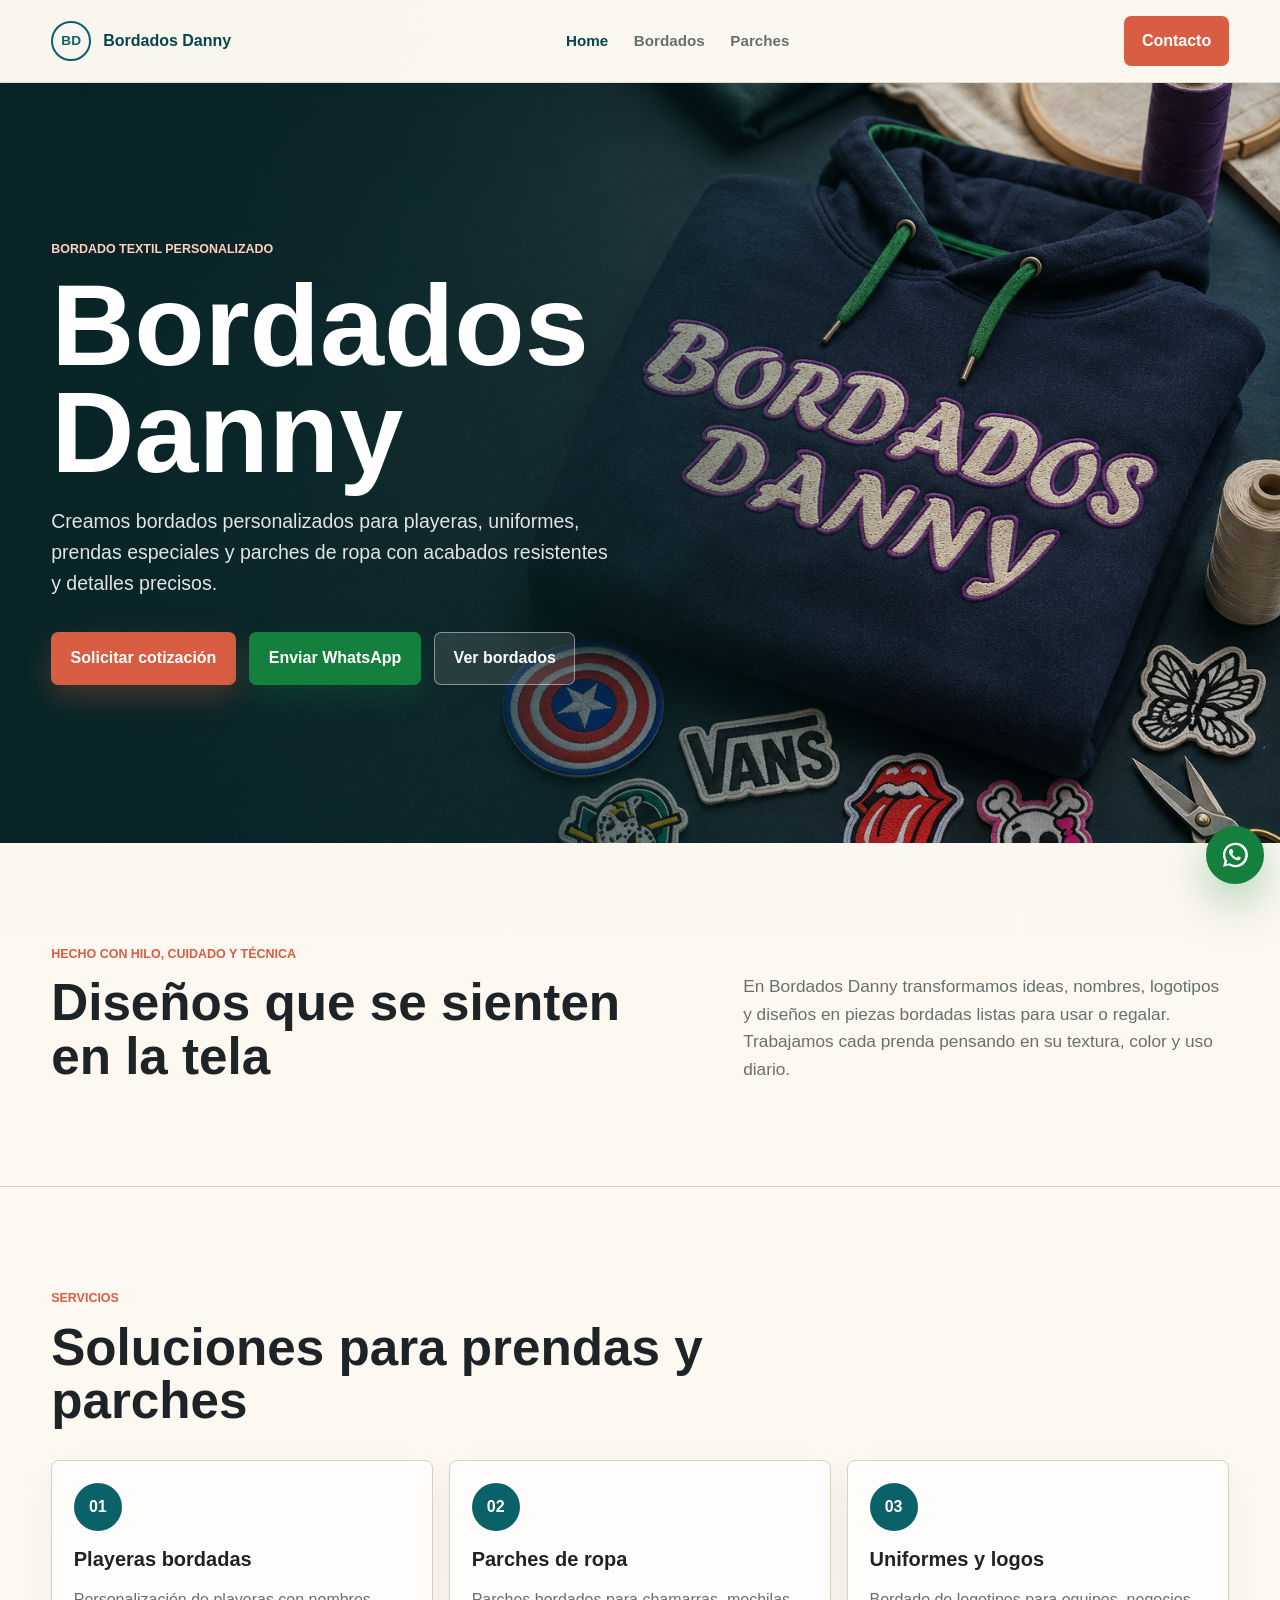
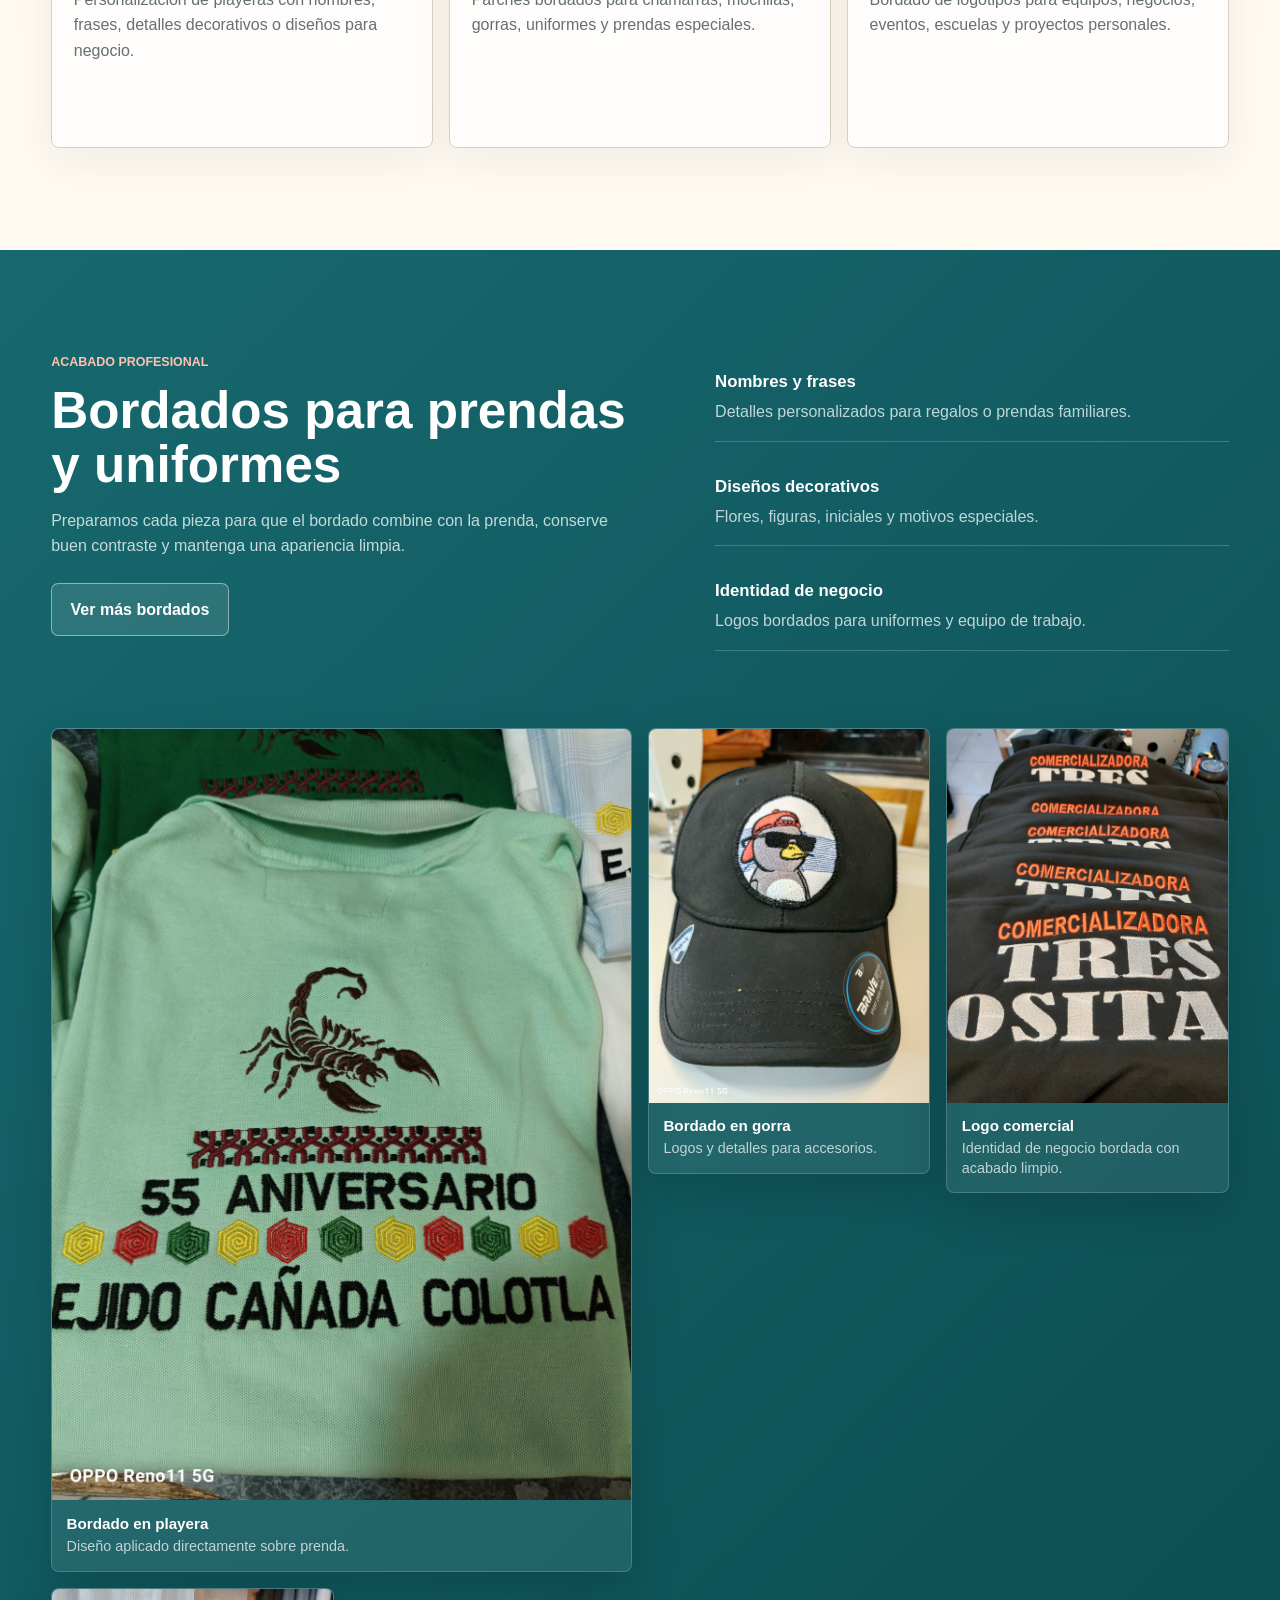
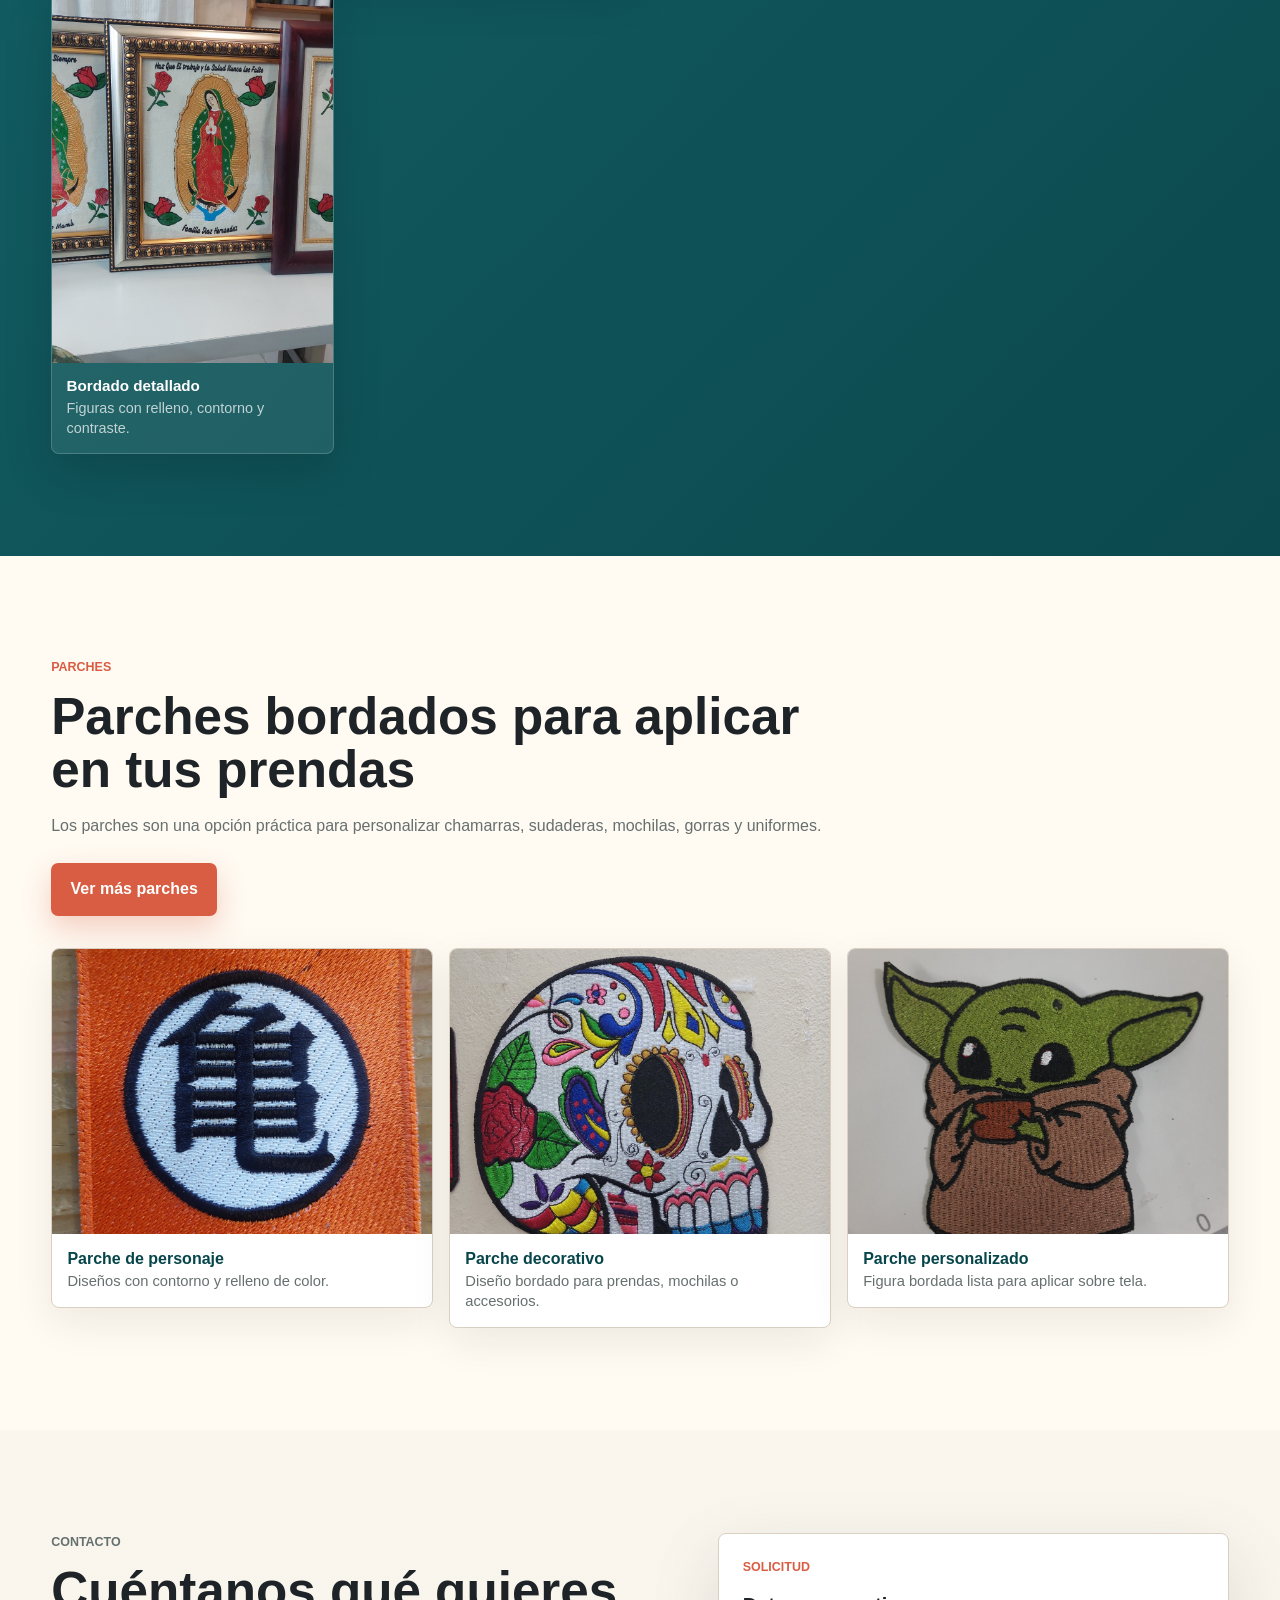
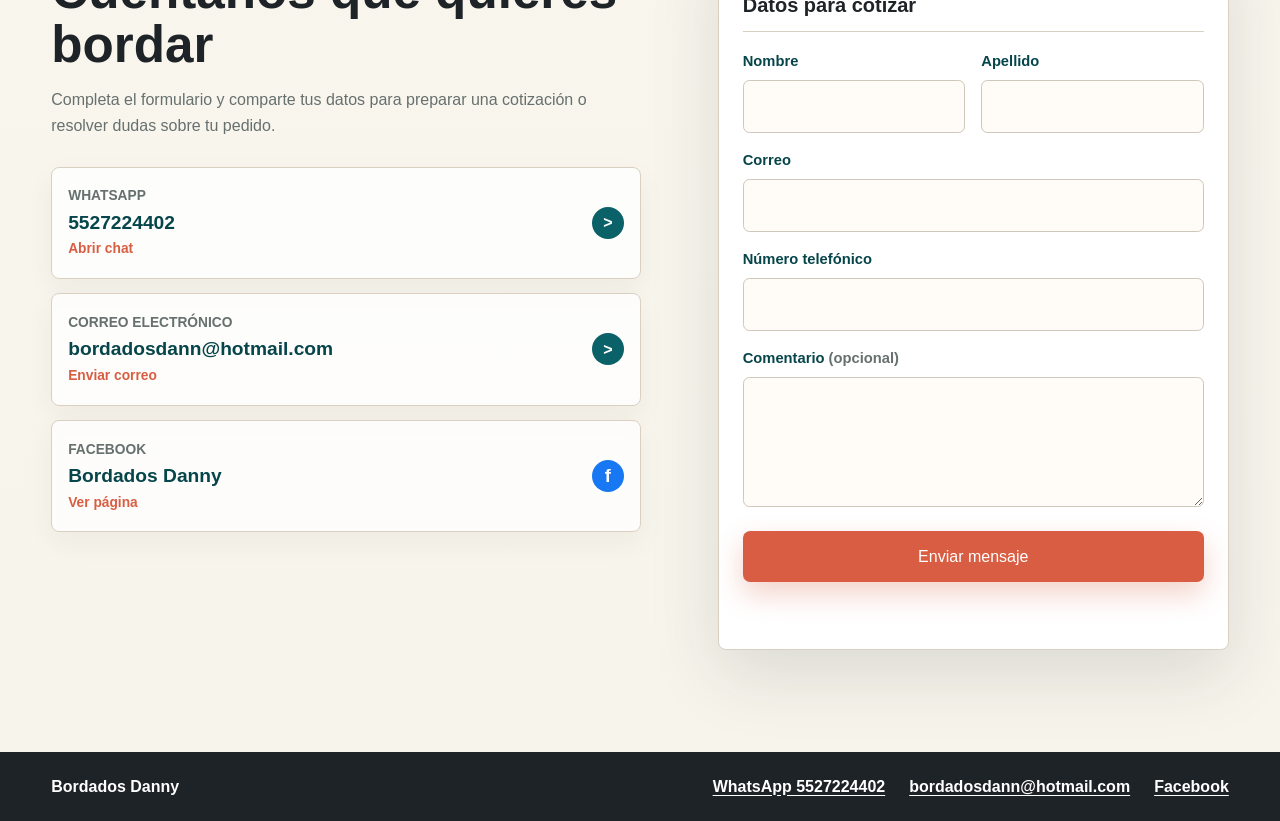
<file: index.html>
<!DOCTYPE html>
<html lang="es">
<head>
  <meta charset="UTF-8">
  <meta name="viewport" content="width=device-width, initial-scale=1.0">
  <title>Bordados Danny | Bordados personalizados</title>
  <meta name="description" content="Bordados personalizados para playeras, uniformes, parches y prendas especiales. Acabados resistentes y detalles precisos. Cotiza por WhatsApp.">
  <link rel="stylesheet" href="styles.css">
</head>
<body>
  <header class="site-header">
    <a class="brand" href="index.html" aria-label="Inicio Bordados Danny">
      <span class="brand-mark">BD</span>
      <span>Bordados Danny</span>
    </a>

    <nav class="main-nav" aria-label="Navegación principal">
      <a href="index.html#inicio" aria-current="page">Home</a>
      <a href="bordados.html">Bordados</a>
      <a href="parches.html">Parches</a>
    </nav>

    <a class="header-cta" href="#contacto">
      Contacto
    </a>
  </header>

  <main>
    <section class="hero" id="inicio">
      <div class="hero-content">
        <p class="eyebrow">Bordado textil personalizado</p>
        <h1>Bordados Danny</h1>
        <p class="hero-copy">
          Creamos bordados personalizados para playeras, uniformes, prendas especiales y parches de ropa con acabados resistentes y detalles precisos.
        </p>
        <div class="hero-actions">
          <a class="button primary" href="#contacto">Solicitar cotización</a>
          <a class="button whatsapp" href="https://wa.me/525527224402?text=Me%20gustar%C3%ADa%20recibir%20informaci%C3%B3n." target="_blank" rel="noopener">Enviar WhatsApp</a>
          <a class="button secondary" href="bordados.html">Ver bordados</a>
        </div>
      </div>
    </section>

    <section class="section intro">
      <div>
        <p class="eyebrow">Hecho con hilo, cuidado y técnica</p>
        <h2>Diseños que se sienten en la tela</h2>
      </div>
      <p>
        En Bordados Danny transformamos ideas, nombres, logotipos y diseños en piezas bordadas listas para usar o regalar. Trabajamos cada prenda pensando en su textura, color y uso diario.
      </p>
    </section>

    <section class="section services" id="servicios">
      <div class="section-heading">
        <p class="eyebrow">Servicios</p>
        <h2>Soluciones para prendas y parches</h2>
      </div>

      <div class="service-grid">
        <article class="service-card">
          <span class="service-icon">01</span>
          <h3>Playeras bordadas</h3>
          <p>Personalización de playeras con nombres, frases, detalles decorativos o diseños para negocio.</p>
        </article>

        <article class="service-card">
          <span class="service-icon">02</span>
          <h3>Parches de ropa</h3>
          <p>Parches bordados para chamarras, mochilas, gorras, uniformes y prendas especiales.</p>
        </article>

        <article class="service-card">
          <span class="service-icon">03</span>
          <h3>Uniformes y logos</h3>
          <p>Bordado de logotipos para equipos, negocios, eventos, escuelas y proyectos personales.</p>
        </article>
      </div>
    </section>

    <section class="work-band" id="bordados">
      <div class="work-copy">
        <p class="eyebrow">Acabado profesional</p>
        <h2>Bordados para prendas y uniformes</h2>
        <p>
          Preparamos cada pieza para que el bordado combine con la prenda, conserve buen contraste y mantenga una apariencia limpia.
        </p>
        <div class="section-actions">
          <a class="button secondary" href="bordados.html">Ver más bordados</a>
        </div>
      </div>

      <div class="work-list" aria-label="Tipos de trabajos">
        <div>
          <strong>Nombres y frases</strong>
          <span>Detalles personalizados para regalos o prendas familiares.</span>
        </div>
        <div>
          <strong>Diseños decorativos</strong>
          <span>Flores, figuras, iniciales y motivos especiales.</span>
        </div>
        <div>
          <strong>Identidad de negocio</strong>
          <span>Logos bordados para uniformes y equipo de trabajo.</span>
        </div>
      </div>

      <div class="work-gallery" aria-label="Galería de bordados en prendas">
        <figure class="work-photo featured">
          <img src="assets/bordados/bordado-en-playera.jpeg" alt="Bordado personalizado sobre playera" loading="lazy">
          <figcaption>
            <strong>Bordado en playera</strong>
            <span>Diseño aplicado directamente sobre prenda.</span>
          </figcaption>
        </figure>

        <figure class="work-photo">
          <img src="assets/bordados/bordado-en-gorra.jpeg" alt="Bordado aplicado sobre gorra" loading="lazy">
          <figcaption>
            <strong>Bordado en gorra</strong>
            <span>Logos y detalles para accesorios.</span>
          </figcaption>
        </figure>

        <figure class="work-photo">
          <img src="assets/bordados/bordado-comercializadora.jpeg" alt="Bordado de logotipo comercial sobre prenda" loading="lazy">
          <figcaption>
            <strong>Logo comercial</strong>
            <span>Identidad de negocio bordada con acabado limpio.</span>
          </figcaption>
        </figure>

        <figure class="work-photo">
          <img src="assets/bordados/bordado-virgen.jpeg" alt="Bordado religioso de la Virgen" loading="lazy">
          <figcaption>
            <strong>Bordado detallado</strong>
            <span>Figuras con relleno, contorno y contraste.</span>
          </figcaption>
        </figure>
      </div>
    </section>

    <section class="section patch-section" id="parches">
      <div class="section-heading">
        <p class="eyebrow">Parches</p>
        <h2>Parches bordados para aplicar en tus prendas</h2>
        <p>
          Los parches son una opción práctica para personalizar chamarras, sudaderas, mochilas, gorras y uniformes.
        </p>
        <div class="section-actions">
          <a class="button primary" href="parches.html">Ver más parches</a>
        </div>
      </div>

      <div class="patch-grid" aria-label="Galería de parches bordados">
        <figure class="patch-item">
          <img src="assets/parches/parche-dragon-ball-z.jpeg" alt="Parche bordado inspirado en anime" loading="lazy">
          <figcaption>
            <strong>Parche de personaje</strong>
            <span>Diseños con contorno y relleno de color.</span>
          </figcaption>
        </figure>

        <figure class="patch-item">
          <img src="assets/parches/parche-calavera.jpeg" alt="Parche bordado de calavera" loading="lazy">
          <figcaption>
            <strong>Parche decorativo</strong>
            <span>Diseño bordado para prendas, mochilas o accesorios.</span>
          </figcaption>
        </figure>

        <figure class="patch-item">
          <img src="assets/parches/parche-baby-yoda.jpeg" alt="Parche bordado de personaje verde" loading="lazy">
          <figcaption>
            <strong>Parche personalizado</strong>
            <span>Figura bordada lista para aplicar sobre tela.</span>
          </figcaption>
        </figure>
      </div>
    </section>

    <section class="contact-section" id="contacto">
      <div class="contact-copy">
        <p class="eyebrow">Contacto</p>
        <h2>Cuéntanos qué quieres bordar</h2>
        <p>
          Completa el formulario y comparte tus datos para preparar una cotización o resolver dudas sobre tu pedido.
        </p>

        <div class="contact-details" aria-label="Datos de contacto">
          <a class="contact-card" href="https://wa.me/525527224402?text=Me%20gustar%C3%ADa%20recibir%20informaci%C3%B3n." target="_blank" rel="noopener">
            <span>WhatsApp</span>
            <strong>5527224402</strong>
            <small>Abrir chat</small>
          </a>
          <a class="contact-card" href="mailto:bordadosdann@hotmail.com">
            <span>Correo electrónico</span>
            <strong>bordadosdann@hotmail.com</strong>
            <small>Enviar correo</small>
          </a>
          <a class="contact-card facebook-card" href="https://www.facebook.com/share/1JJfWTKJQd/" target="_blank" rel="noopener" aria-label="Abrir Facebook de Bordados Danny">
            <span>Facebook</span>
            <strong>Bordados Danny</strong>
            <small>Ver página</small>
          </a>
        </div>

      </div>

      <form class="contact-form" id="contactForm" action="https://formspree.io/f/mwlezjao" method="POST">
        <div class="form-header">
          <p class="eyebrow">Solicitud</p>
          <h3>Datos para cotizar</h3>
        </div>

        <div class="form-grid">
          <div class="form-row">
            <label for="nombre">Nombre</label>
            <input type="text" id="nombre" name="nombre" autocomplete="given-name" required>
          </div>

          <div class="form-row">
            <label for="apellido">Apellido</label>
            <input type="text" id="apellido" name="apellido" autocomplete="family-name" required>
          </div>

          <div class="form-row form-row-full">
            <label for="correo">Correo</label>
            <input type="email" id="correo" name="email" autocomplete="email" required>
          </div>

          <div class="form-row form-row-full">
            <label for="telefono">Número telefónico</label>
            <input type="tel" id="telefono" name="telefono" autocomplete="tel" inputmode="tel" required>
          </div>

          <div class="form-row form-row-full">
            <label for="comentario">Comentario <span class="optional-label">(opcional)</span></label>
            <textarea id="comentario" name="comentario" rows="4"></textarea>
          </div>
        </div>

        <button class="button primary form-button" type="submit">Enviar mensaje</button>
        <p class="form-message" id="formMessage" role="status" aria-live="polite"></p>
      </form>
    </section>
  </main>

  <footer class="site-footer">
    <p>Bordados Danny</p>
    <div class="footer-links">
      <a href="https://wa.me/525527224402?text=Me%20gustar%C3%ADa%20recibir%20informaci%C3%B3n." target="_blank" rel="noopener">WhatsApp 5527224402</a>
      <a href="mailto:bordadosdann@hotmail.com">bordadosdann@hotmail.com</a>
      <a href="https://www.facebook.com/share/1JJfWTKJQd/" target="_blank" rel="noopener">Facebook</a>
    </div>
  </footer>

  <a class="floating-whatsapp" href="https://wa.me/525527224402?text=Me%20gustar%C3%ADa%20recibir%20informaci%C3%B3n." target="_blank" rel="noopener" aria-label="Enviar WhatsApp a Bordados Danny 5527224402">
    <svg viewBox="0 0 24 24" aria-hidden="true" focusable="false">
      <path d="M12 2.1a9.7 9.7 0 0 0-8.4 14.5l-1.2 4.5 4.6-1.2A9.7 9.7 0 1 0 12 2.1Zm0 17.6a7.9 7.9 0 0 1-4-1.1l-.3-.2-2.7.7.7-2.6-.2-.3A7.9 7.9 0 1 1 12 19.7Zm4.4-5.9c-.2-.1-1.4-.7-1.6-.8s-.4-.1-.6.1-.6.8-.8.9-.3.2-.5.1a6.5 6.5 0 0 1-3.2-2.8c-.2-.3 0-.4.1-.6l.4-.5c.1-.2.2-.3.3-.5s0-.4 0-.5l-.7-1.7c-.2-.4-.4-.4-.6-.4h-.5c-.2 0-.5.1-.7.3s-.9.8-.9 2.1 1 2.4 1.1 2.6a9.1 9.1 0 0 0 3.8 3.3c1.4.6 1.9.6 2.6.5.8-.1 1.4-.6 1.6-1.1.2-.5.2-1 .1-1.1Z"/>
    </svg>
  </a>

  <script src="script.js"></script>
</body>
</html>
</file>
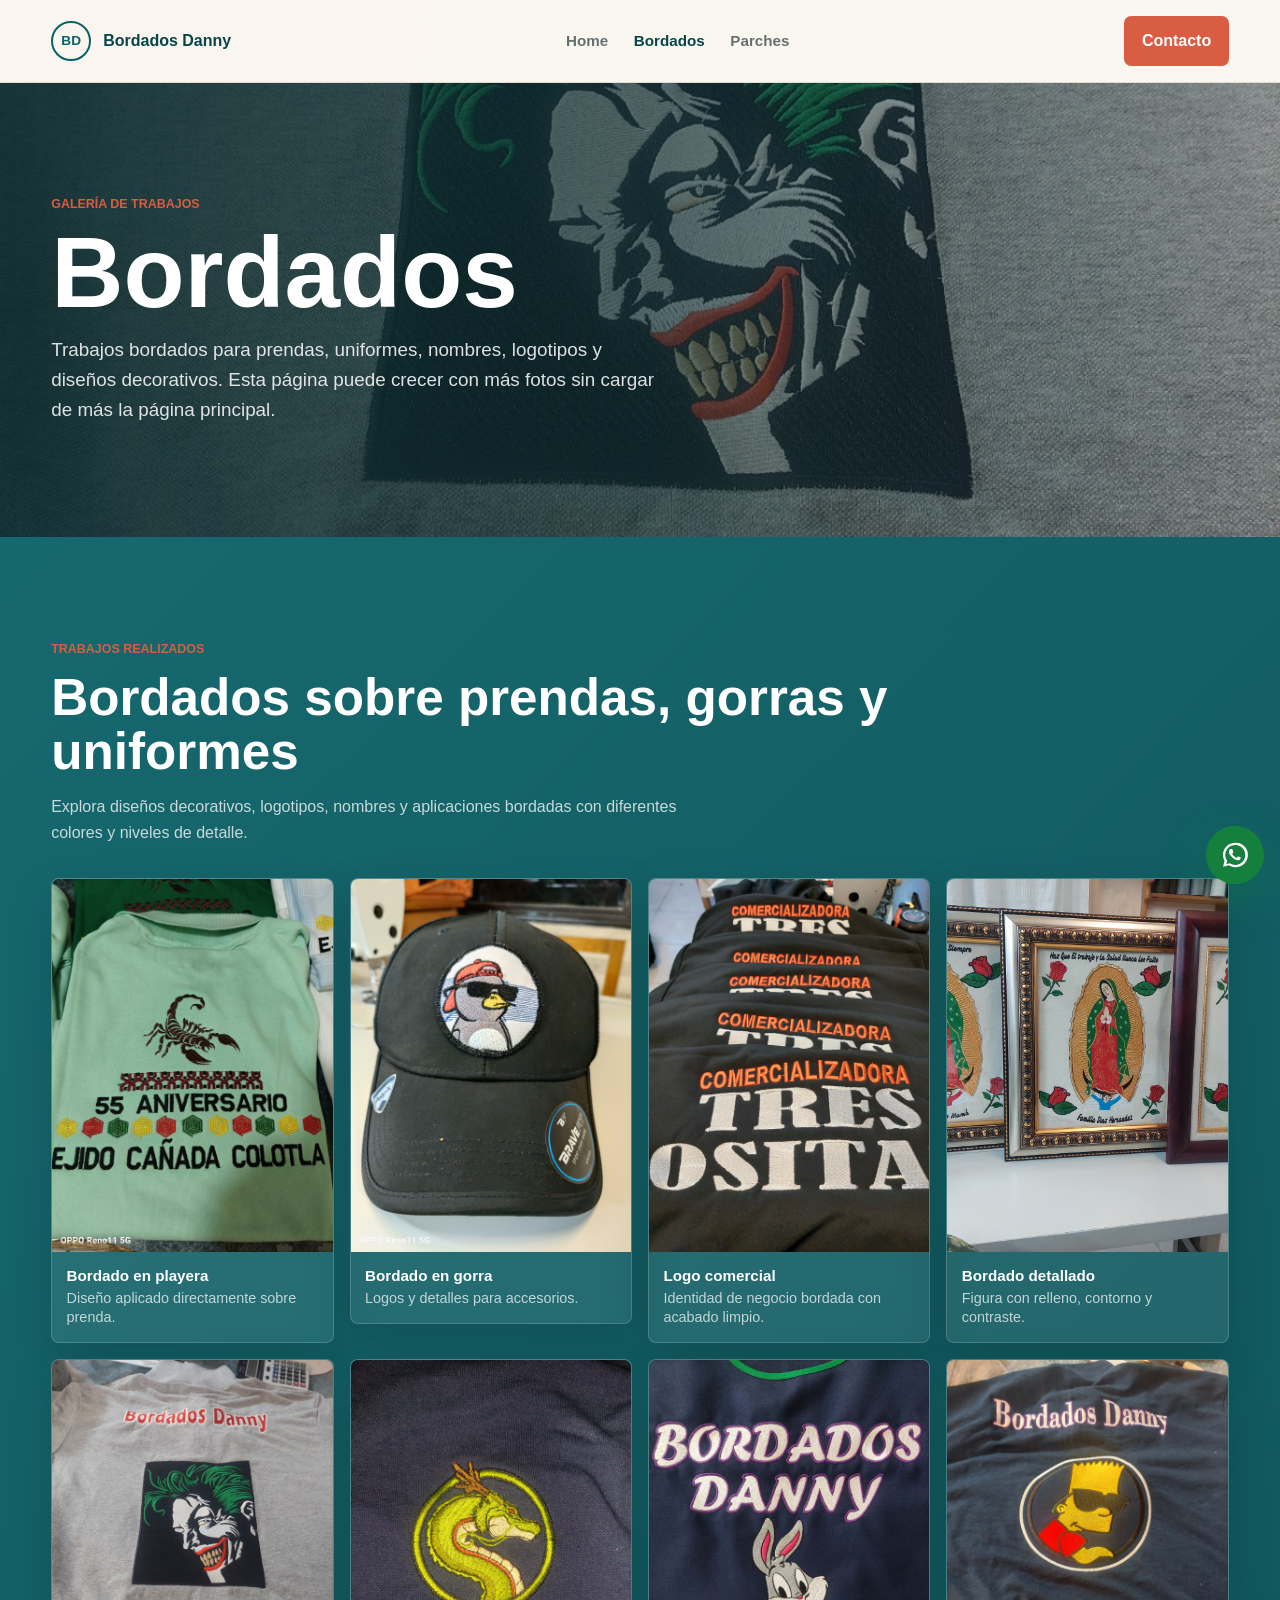
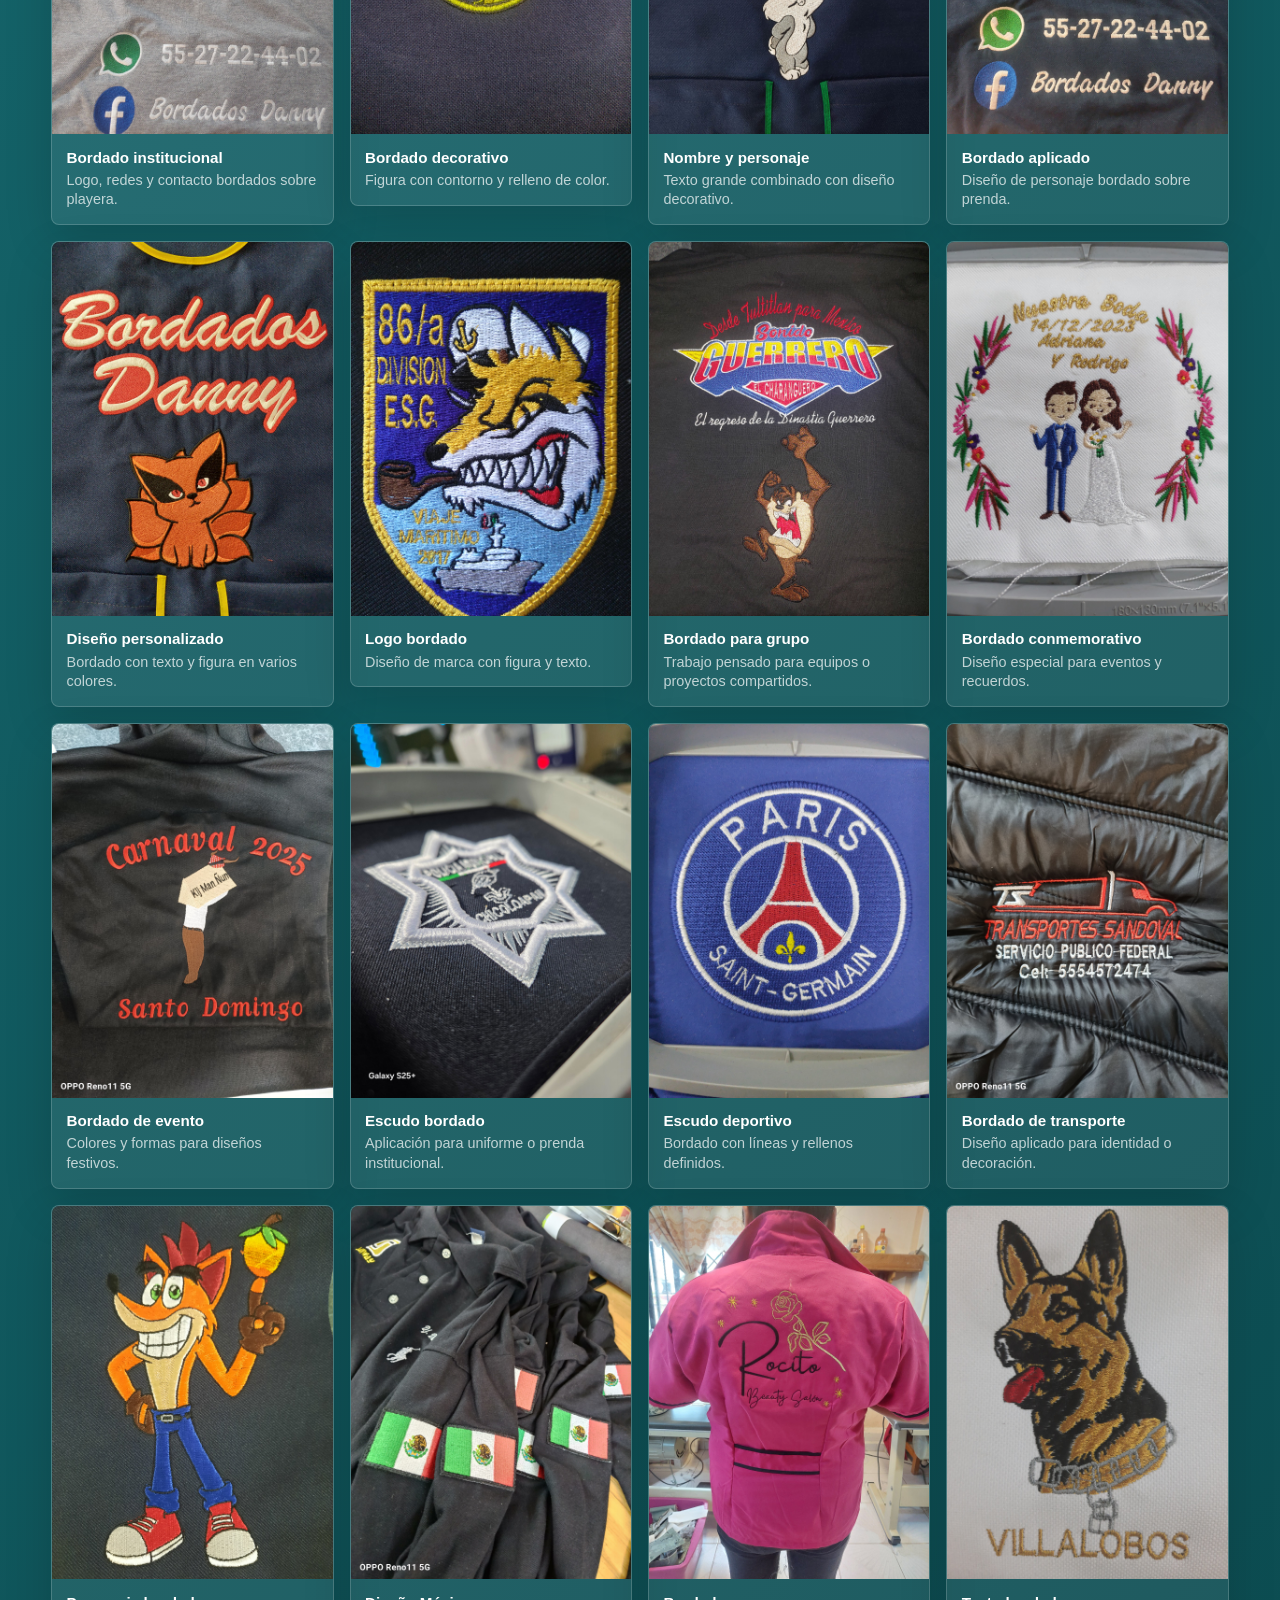
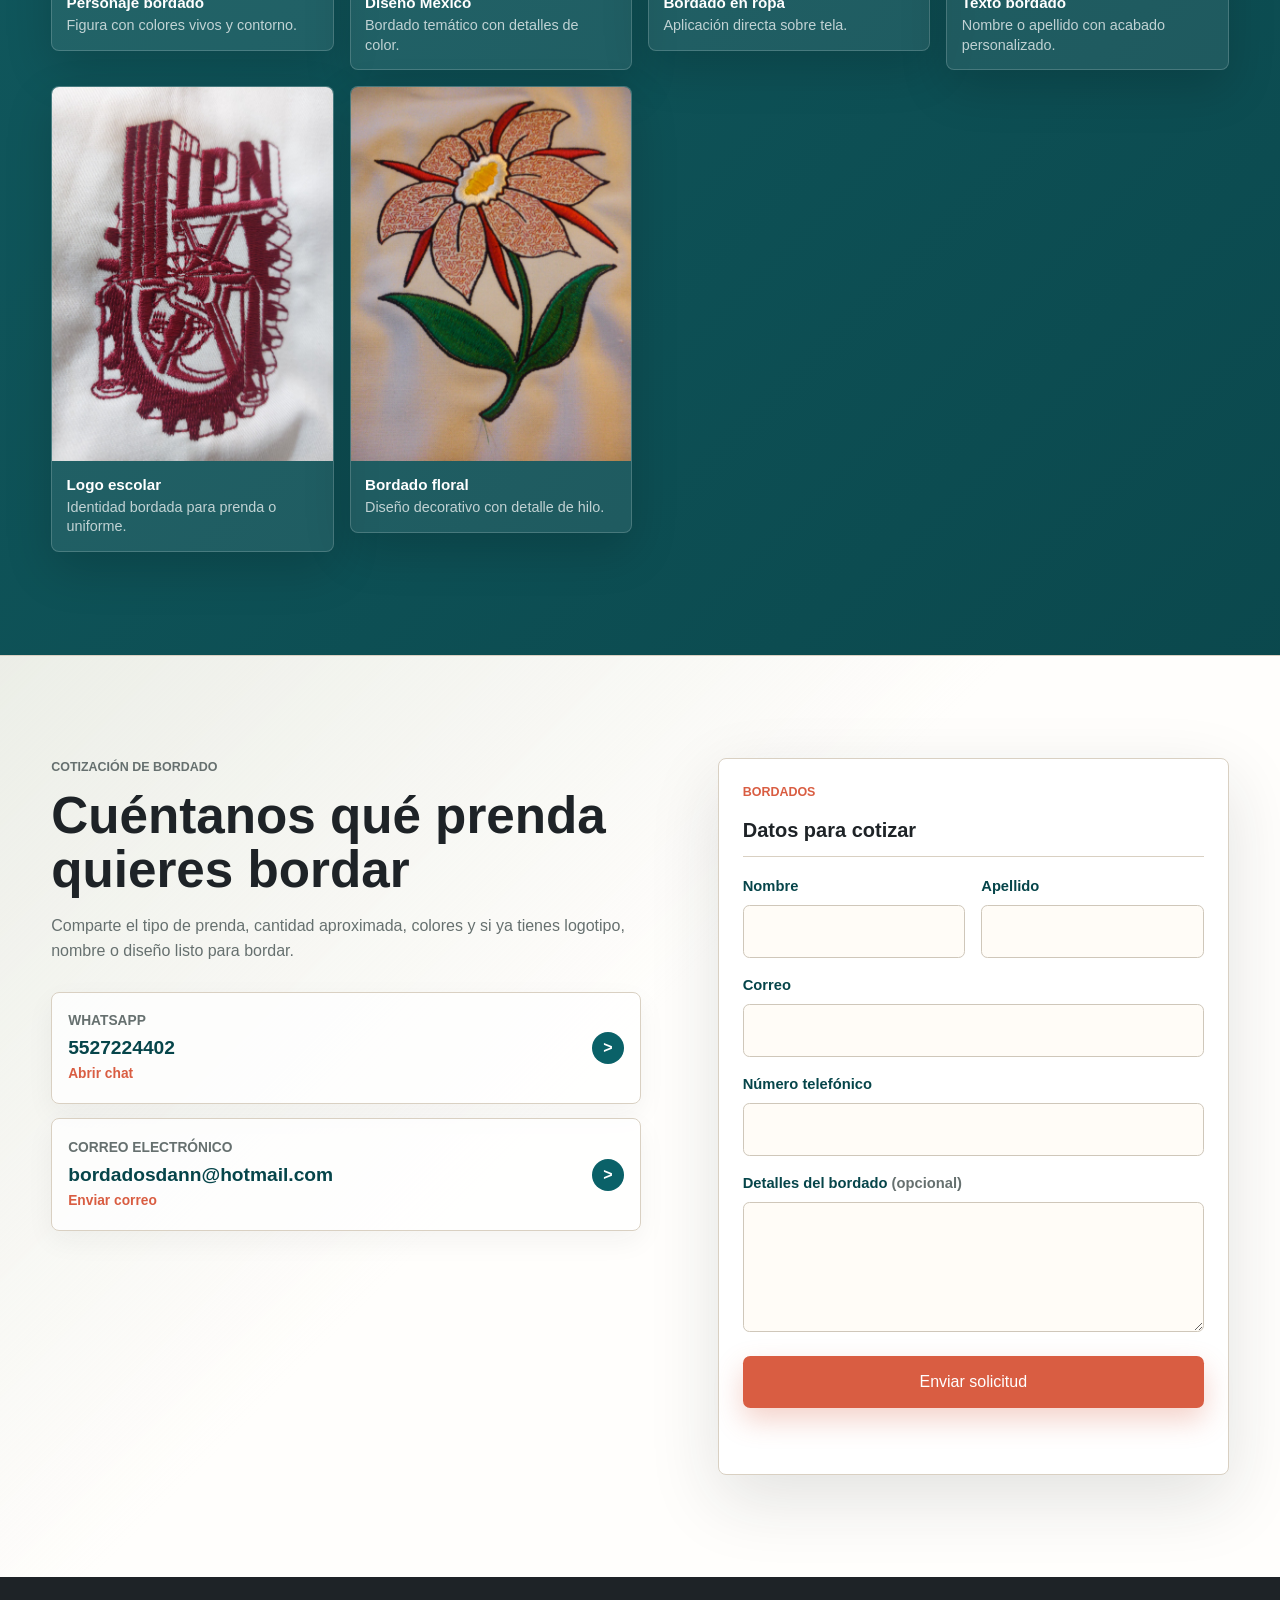
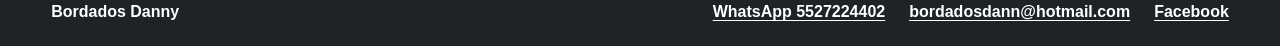
<file: bordados.html>
<!DOCTYPE html>
<html lang="es">
<head>
  <meta charset="UTF-8">
  <meta name="viewport" content="width=device-width, initial-scale=1.0">
  <title>Bordados | Bordados Danny</title>
  <meta name="description" content="Galería de bordados personalizados de Bordados Danny para prendas, uniformes, logos, nombres y diseños especiales.">
  <link rel="stylesheet" href="styles.css">
</head>
<body>
  <header class="site-header">
    <a class="brand" href="index.html" aria-label="Inicio Bordados Danny">
      <span class="brand-mark">BD</span>
      <span>Bordados Danny</span>
    </a>

    <nav class="main-nav" aria-label="Navegación principal">
      <a href="index.html#inicio">Home</a>
      <a href="bordados.html" aria-current="page">Bordados</a>
      <a href="parches.html">Parches</a>
    </nav>

    <a class="header-cta" href="#contacto">
      Contacto
    </a>
  </header>

  <main>
    <section class="page-hero">
      <div class="page-hero-copy">
        <p class="eyebrow">Galería de trabajos</p>
        <h1>Bordados</h1>
        <p>
          Trabajos bordados para prendas, uniformes, nombres, logotipos y diseños decorativos. Esta página puede crecer con más fotos sin cargar de más la página principal.
        </p>
      </div>
    </section>

    <section class="section gallery-page" aria-label="Galería completa de bordados">
      <div class="gallery-heading">
        <p class="eyebrow">Trabajos realizados</p>
        <h2>Bordados sobre prendas, gorras y uniformes</h2>
        <p>Explora diseños decorativos, logotipos, nombres y aplicaciones bordadas con diferentes colores y niveles de detalle.</p>
      </div>

      <div class="gallery-grid">
        <figure class="work-photo">
          <img src="assets/bordados/bordado-en-playera.jpeg" alt="Bordado personalizado sobre playera" loading="lazy">
          <figcaption>
            <strong>Bordado en playera</strong>
            <span>Diseño aplicado directamente sobre prenda.</span>
          </figcaption>
        </figure>

        <figure class="work-photo">
          <img src="assets/bordados/bordado-en-gorra.jpeg" alt="Bordado aplicado sobre gorra" loading="lazy">
          <figcaption>
            <strong>Bordado en gorra</strong>
            <span>Logos y detalles para accesorios.</span>
          </figcaption>
        </figure>

        <figure class="work-photo">
          <img src="assets/bordados/bordado-comercializadora.jpeg" alt="Bordado de logotipo comercial sobre prenda" loading="lazy">
          <figcaption>
            <strong>Logo comercial</strong>
            <span>Identidad de negocio bordada con acabado limpio.</span>
          </figcaption>
        </figure>

        <figure class="work-photo">
          <img src="assets/bordados/bordado-virgen.jpeg" alt="Bordado religioso de la Virgen" loading="lazy">
          <figcaption>
            <strong>Bordado detallado</strong>
            <span>Figura con relleno, contorno y contraste.</span>
          </figcaption>
        </figure>

        <figure class="work-photo">
          <img src="assets/bordados/bordado-playera-logo.jpeg" alt="Playera azul con logo Bordados Danny y datos bordados" loading="lazy">
          <figcaption>
            <strong>Bordado institucional</strong>
            <span>Logo, redes y contacto bordados sobre playera.</span>
          </figcaption>
        </figure>

        <figure class="work-photo">
          <img src="assets/bordados/bordado-dragon.jpeg" alt="Bordado de dragón verde sobre tela azul" loading="lazy">
          <figcaption>
            <strong>Bordado decorativo</strong>
            <span>Figura con contorno y relleno de color.</span>
          </figcaption>
        </figure>

        <figure class="work-photo">
          <img src="assets/bordados/bordado-personaje-azul.jpeg" alt="Mandil azul con texto Bordados Danny y personaje bordado" loading="lazy">
          <figcaption>
            <strong>Nombre y personaje</strong>
            <span>Texto grande combinado con diseño decorativo.</span>
          </figcaption>
        </figure>

        <figure class="work-photo">
          <img src="assets/bordados/bordado-parche-gris.jpeg" alt="Sudadera gris con bordado de personaje" loading="lazy">
          <figcaption>
            <strong>Bordado aplicado</strong>
            <span>Diseño de personaje bordado sobre prenda.</span>
          </figcaption>
        </figure>

        <figure class="work-photo">
          <img src="assets/bordados/bordado-zorro.jpg" alt="Mandil azul con texto Bordados Danny y zorro bordado" loading="lazy">
          <figcaption>
            <strong>Diseño personalizado</strong>
            <span>Bordado con texto y figura en varios colores.</span>
          </figcaption>
        </figure>

        <figure class="work-photo">
          <img src="assets/bordados/bordado-logo-zorro.jpeg" alt="Bordado de logotipo con figura de zorro" loading="lazy">
          <figcaption>
            <strong>Logo bordado</strong>
            <span>Diseño de marca con figura y texto.</span>
          </figcaption>
        </figure>

        <figure class="work-photo">
          <img src="assets/bordados/bordado-grupo.jpeg" alt="Bordado grupal sobre prenda" loading="lazy">
          <figcaption>
            <strong>Bordado para grupo</strong>
            <span>Trabajo pensado para equipos o proyectos compartidos.</span>
          </figcaption>
        </figure>

        <figure class="work-photo">
          <img src="assets/bordados/bordado-boda.jpeg" alt="Bordado con motivo de boda" loading="lazy">
          <figcaption>
            <strong>Bordado conmemorativo</strong>
            <span>Diseño especial para eventos y recuerdos.</span>
          </figcaption>
        </figure>

        <figure class="work-photo">
          <img src="assets/bordados/bordado-carnaval.jpeg" alt="Bordado con diseño de carnaval" loading="lazy">
          <figcaption>
            <strong>Bordado de evento</strong>
            <span>Colores y formas para diseños festivos.</span>
          </figcaption>
        </figure>

        <figure class="work-photo">
          <img src="assets/bordados/bordado-policia.jpeg" alt="Bordado de escudo de policía" loading="lazy">
          <figcaption>
            <strong>Escudo bordado</strong>
            <span>Aplicación para uniforme o prenda institucional.</span>
          </figcaption>
        </figure>

        <figure class="work-photo">
          <img src="assets/bordados/bordado-psg.jpeg" alt="Bordado de escudo deportivo PSG" loading="lazy">
          <figcaption>
            <strong>Escudo deportivo</strong>
            <span>Bordado con líneas y rellenos definidos.</span>
          </figcaption>
        </figure>

        <figure class="work-photo">
          <img src="assets/bordados/bordado-trasnporte.jpeg" alt="Bordado de transporte sobre prenda" loading="lazy">
          <figcaption>
            <strong>Bordado de transporte</strong>
            <span>Diseño aplicado para identidad o decoración.</span>
          </figcaption>
        </figure>

        <figure class="work-photo">
          <img src="assets/bordados/boradado-crash.jpeg" alt="Bordado de personaje Crash" loading="lazy">
          <figcaption>
            <strong>Personaje bordado</strong>
            <span>Figura con colores vivos y contorno.</span>
          </figcaption>
        </figure>

        <figure class="work-photo">
          <img src="assets/bordados/boradado-mexico.jpeg" alt="Bordado con diseño de México" loading="lazy">
          <figcaption>
            <strong>Diseño México</strong>
            <span>Bordado temático con detalles de color.</span>
          </figcaption>
        </figure>

        <figure class="work-photo">
          <img src="assets/bordados/boradado-ropa.jpeg" alt="Bordado aplicado sobre ropa" loading="lazy">
          <figcaption>
            <strong>Bordado en ropa</strong>
            <span>Aplicación directa sobre tela.</span>
          </figcaption>
        </figure>

        <figure class="work-photo">
          <img src="assets/bordados/boraddao-villalobos.jpeg" alt="Bordado de texto Villalobos" loading="lazy">
          <figcaption>
            <strong>Texto bordado</strong>
            <span>Nombre o apellido con acabado personalizado.</span>
          </figcaption>
        </figure>

        <figure class="work-photo">
          <img src="assets/bordados/boraddo-ipn.jpeg" alt="Bordado de logotipo IPN" loading="lazy">
          <figcaption>
            <strong>Logo escolar</strong>
            <span>Identidad bordada para prenda o uniforme.</span>
          </figcaption>
        </figure>

        <figure class="work-photo">
          <img src="assets/bordados/boradodo-flor.jpeg" alt="Bordado floral sobre tela" loading="lazy">
          <figcaption>
            <strong>Bordado floral</strong>
            <span>Diseño decorativo con detalle de hilo.</span>
          </figcaption>
        </figure>
      </div>
    </section>

    <section class="contact-section page-contact embroidery-contact" id="contacto">
      <div class="contact-copy">
        <p class="eyebrow">Cotización de bordado</p>
        <h2>Cuéntanos qué prenda quieres bordar</h2>
        <p>
          Comparte el tipo de prenda, cantidad aproximada, colores y si ya tienes logotipo, nombre o diseño listo para bordar.
        </p>

        <div class="contact-details" aria-label="Datos de contacto">
          <a class="contact-card" href="https://wa.me/525527224402?text=Me%20gustar%C3%ADa%20recibir%20informaci%C3%B3n." target="_blank" rel="noopener">
            <span>WhatsApp</span>
            <strong>5527224402</strong>
            <small>Abrir chat</small>
          </a>
          <a class="contact-card" href="mailto:bordadosdann@hotmail.com">
            <span>Correo electrónico</span>
            <strong>bordadosdann@hotmail.com</strong>
            <small>Enviar correo</small>
          </a>
        </div>
      </div>

      <form class="contact-form page-contact-form" id="contactForm" action="https://formspree.io/f/mwlezjao" method="POST">
        <input type="hidden" name="tipo_solicitud" value="Bordados">
        <div class="form-header">
          <p class="eyebrow">Bordados</p>
          <h3>Datos para cotizar</h3>
        </div>

        <div class="form-grid">
          <div class="form-row">
            <label for="nombre">Nombre</label>
            <input type="text" id="nombre" name="nombre" autocomplete="given-name" required>
          </div>

          <div class="form-row">
            <label for="apellido">Apellido</label>
            <input type="text" id="apellido" name="apellido" autocomplete="family-name" required>
          </div>

          <div class="form-row form-row-full">
            <label for="correo">Correo</label>
            <input type="email" id="correo" name="email" autocomplete="email" required>
          </div>

          <div class="form-row form-row-full">
            <label for="telefono">Número telefónico</label>
            <input type="tel" id="telefono" name="telefono" autocomplete="tel" inputmode="tel" required>
          </div>

          <div class="form-row form-row-full">
            <label for="comentario">Detalles del bordado <span class="optional-label">(opcional)</span></label>
            <textarea id="comentario" name="comentario" rows="4"></textarea>
          </div>
        </div>

        <button class="button primary form-button" type="submit">Enviar solicitud</button>
        <p class="form-message" id="formMessage" role="status" aria-live="polite"></p>
      </form>
    </section>
  </main>

  <footer class="site-footer">
    <p>Bordados Danny</p>
    <div class="footer-links">
      <a href="https://wa.me/525527224402?text=Me%20gustar%C3%ADa%20recibir%20informaci%C3%B3n." target="_blank" rel="noopener">WhatsApp 5527224402</a>
      <a href="mailto:bordadosdann@hotmail.com">bordadosdann@hotmail.com</a>
      <a href="https://www.facebook.com/share/1JJfWTKJQd/" target="_blank" rel="noopener">Facebook</a>
    </div>
  </footer>

  <a class="floating-whatsapp" href="https://wa.me/525527224402?text=Me%20gustar%C3%ADa%20recibir%20informaci%C3%B3n." target="_blank" rel="noopener" aria-label="Enviar WhatsApp a Bordados Danny 5527224402">
    <svg viewBox="0 0 24 24" aria-hidden="true" focusable="false">
      <path d="M12 2.1a9.7 9.7 0 0 0-8.4 14.5l-1.2 4.5 4.6-1.2A9.7 9.7 0 1 0 12 2.1Zm0 17.6a7.9 7.9 0 0 1-4-1.1l-.3-.2-2.7.7.7-2.6-.2-.3A7.9 7.9 0 1 1 12 19.7Zm4.4-5.9c-.2-.1-1.4-.7-1.6-.8s-.4-.1-.6.1-.6.8-.8.9-.3.2-.5.1a6.5 6.5 0 0 1-3.2-2.8c-.2-.3 0-.4.1-.6l.4-.5c.1-.2.2-.3.3-.5s0-.4 0-.5l-.7-1.7c-.2-.4-.4-.4-.6-.4h-.5c-.2 0-.5.1-.7.3s-.9.8-.9 2.1 1 2.4 1.1 2.6a9.1 9.1 0 0 0 3.8 3.3c1.4.6 1.9.6 2.6.5.8-.1 1.4-.6 1.6-1.1.2-.5.2-1 .1-1.1Z"/>
    </svg>
  </a>
  <script src="script.js"></script>
</body>
</html>
</file>
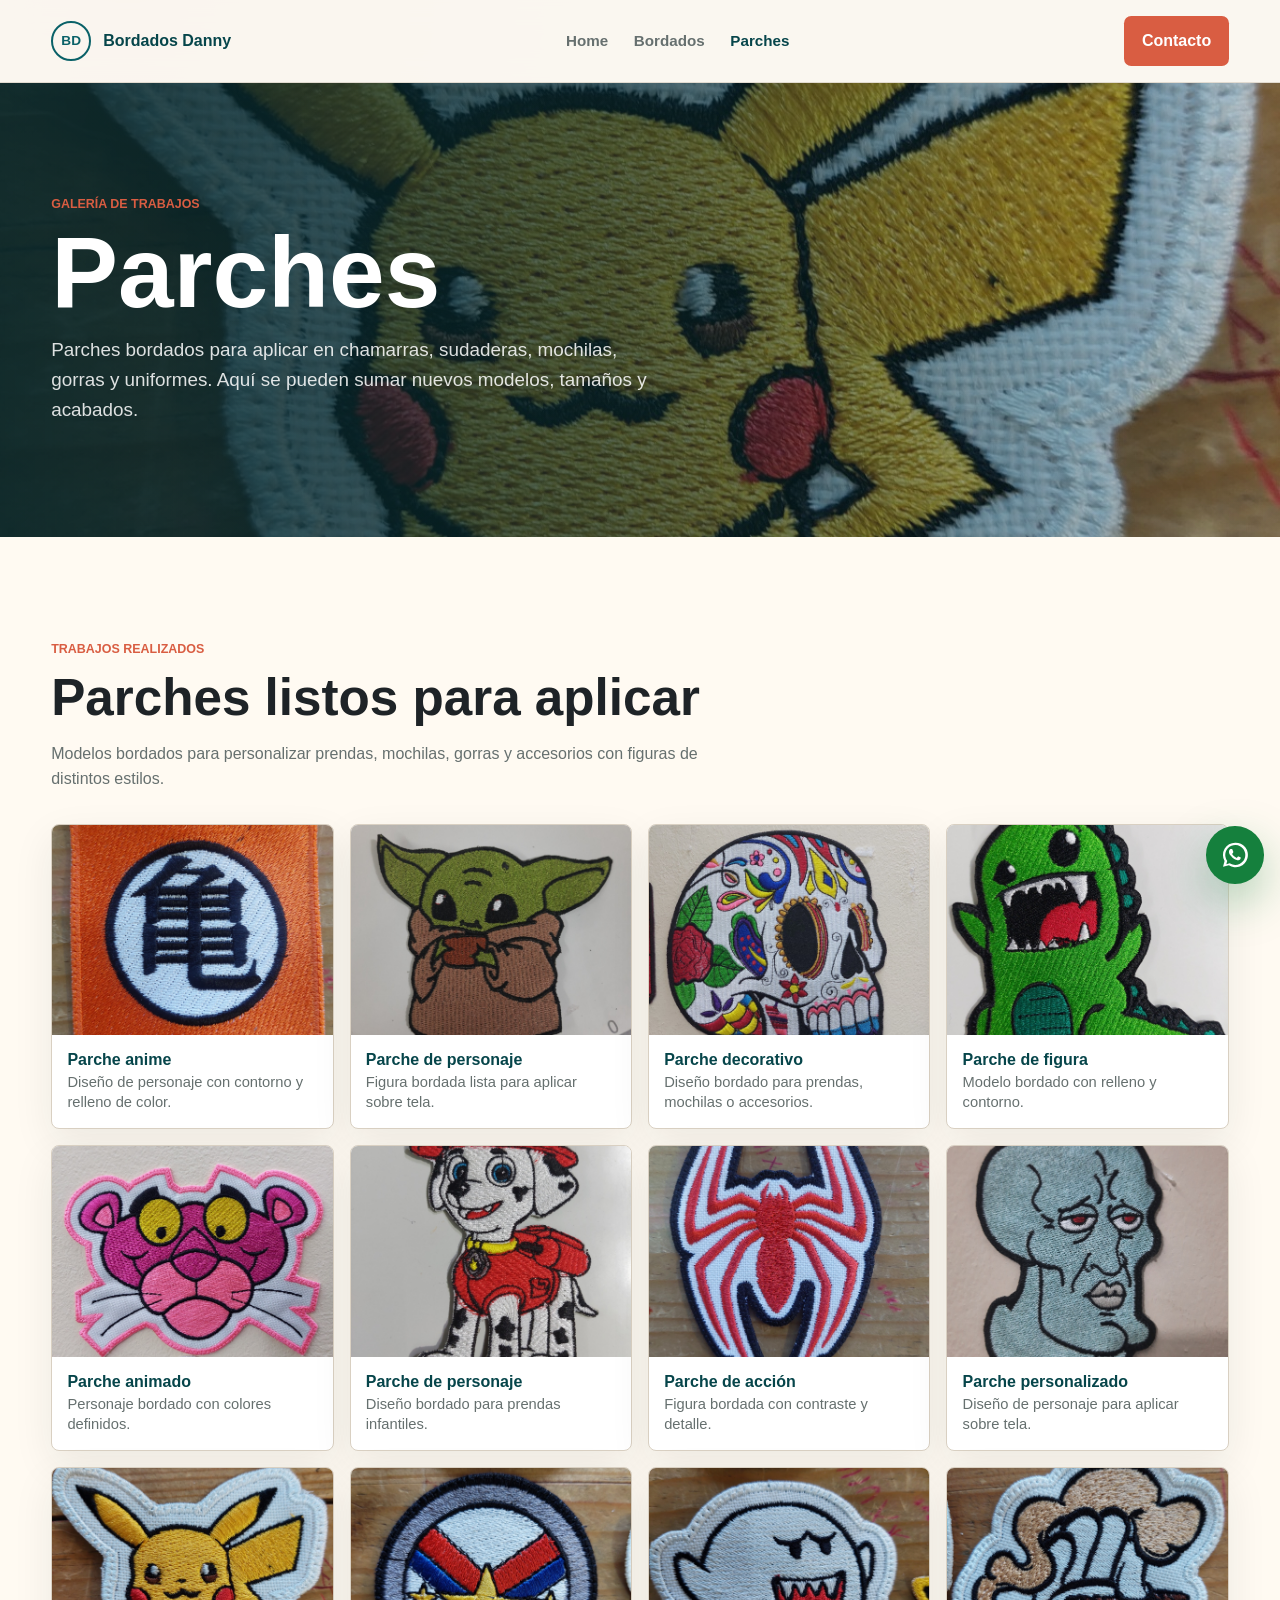
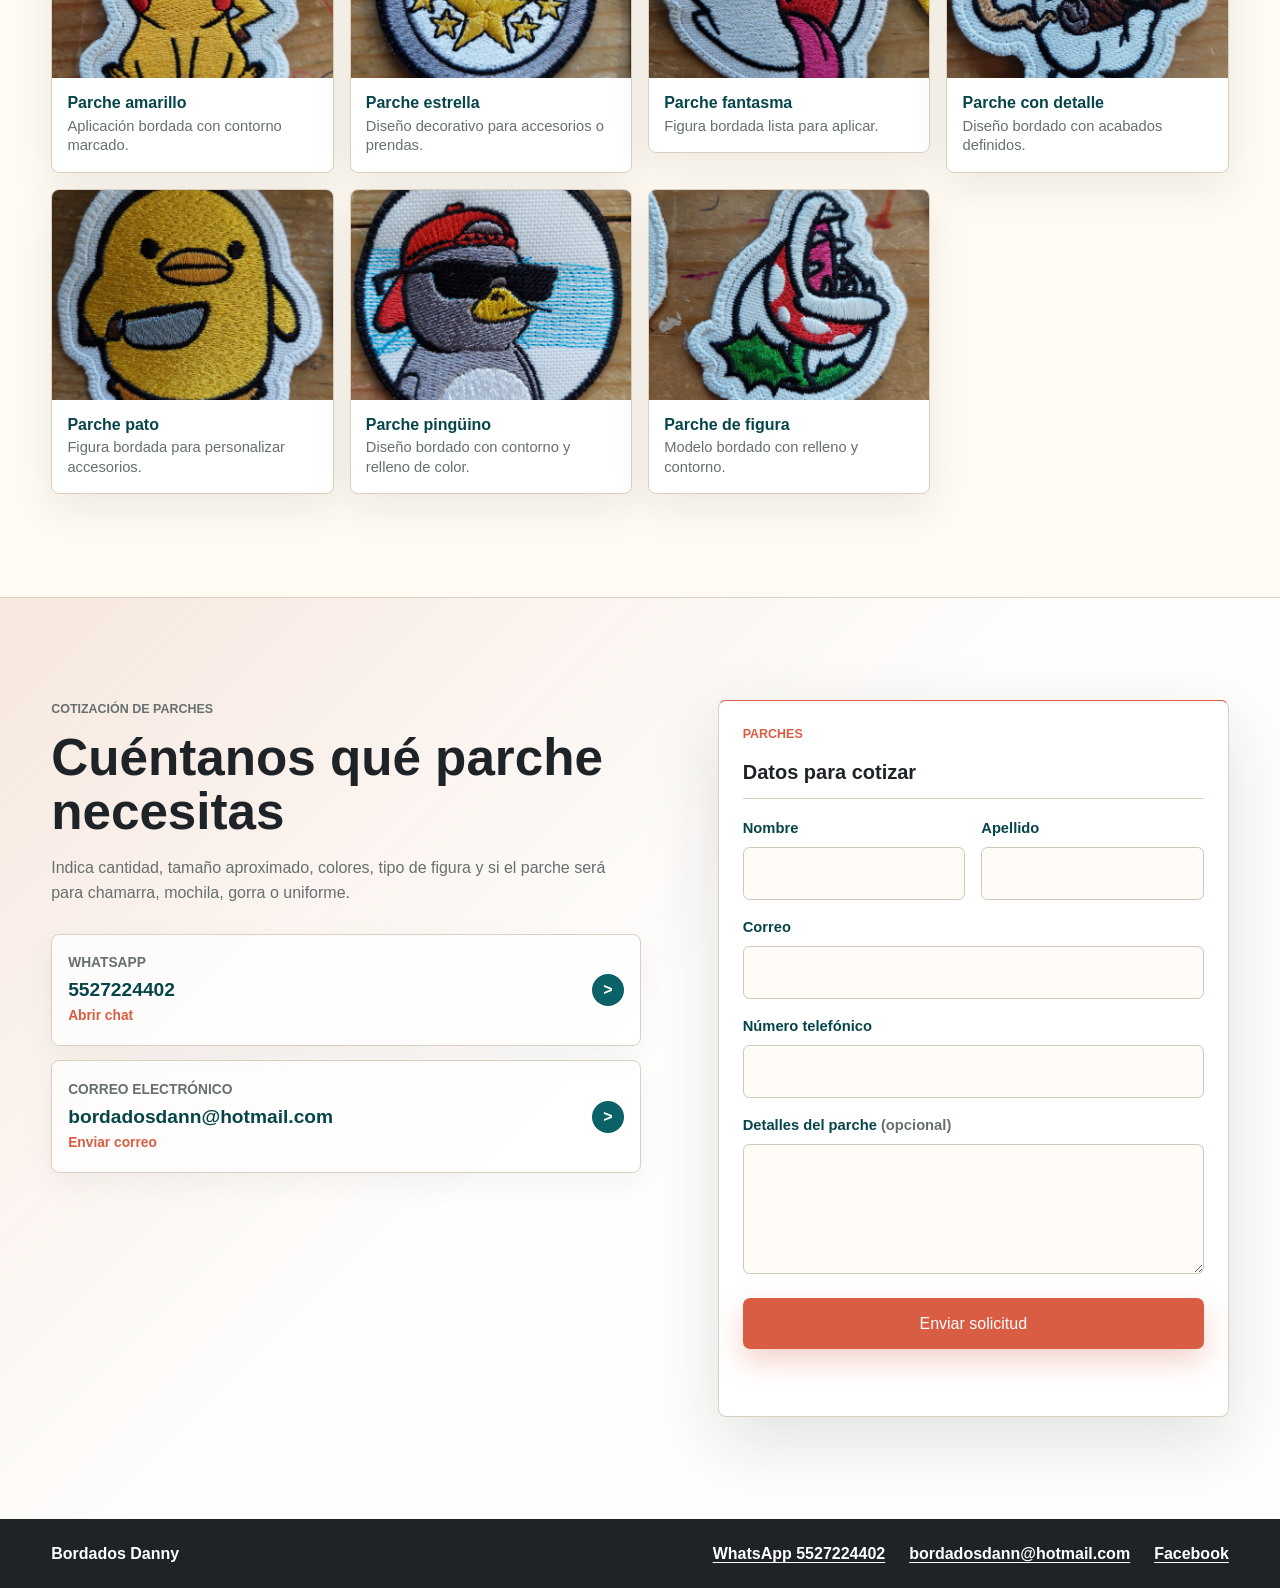
<file: parches.html>
<!DOCTYPE html>
<html lang="es">
<head>
  <meta charset="UTF-8">
  <meta name="viewport" content="width=device-width, initial-scale=1.0">
  <title>Parches | Bordados Danny</title>
  <meta name="description" content="Galería de parches bordados de Bordados Danny para chamarras, sudaderas, mochilas, gorras, uniformes y prendas especiales.">
  <link rel="stylesheet" href="styles.css">
</head>
<body>
  <header class="site-header">
    <a class="brand" href="index.html" aria-label="Inicio Bordados Danny">
      <span class="brand-mark">BD</span>
      <span>Bordados Danny</span>
    </a>

    <nav class="main-nav" aria-label="Navegación principal">
      <a href="index.html#inicio">Home</a>
      <a href="bordados.html">Bordados</a>
      <a href="parches.html" aria-current="page">Parches</a>
    </nav>

    <a class="header-cta" href="#contacto">
      Contacto
    </a>
  </header>

  <main>
    <section class="page-hero page-hero-patches">
      <div class="page-hero-copy">
        <p class="eyebrow">Galería de trabajos</p>
        <h1>Parches</h1>
        <p>
          Parches bordados para aplicar en chamarras, sudaderas, mochilas, gorras y uniformes. Aquí se pueden sumar nuevos modelos, tamaños y acabados.
        </p>
      </div>
    </section>

    <section class="section gallery-page light-gallery" aria-label="Galería completa de parches">
      <div class="gallery-heading gallery-heading-light">
        <p class="eyebrow">Trabajos realizados</p>
        <h2>Parches listos para aplicar</h2>
        <p>Modelos bordados para personalizar prendas, mochilas, gorras y accesorios con figuras de distintos estilos.</p>
      </div>

      <div class="patch-grid gallery-grid">
        <figure class="patch-item">
          <img src="assets/parches/parche-dragon-ball-z.jpeg" alt="Parche bordado inspirado en anime" loading="lazy">
          <figcaption>
            <strong>Parche anime</strong>
            <span>Diseño de personaje con contorno y relleno de color.</span>
          </figcaption>
        </figure>

        <figure class="patch-item">
          <img src="assets/parches/parche-baby-yoda.jpeg" alt="Parche bordado de personaje verde" loading="lazy">
          <figcaption>
            <strong>Parche de personaje</strong>
            <span>Figura bordada lista para aplicar sobre tela.</span>
          </figcaption>
        </figure>

        <figure class="patch-item">
          <img src="assets/parches/parche-calavera.jpeg" alt="Parche bordado de calavera" loading="lazy">
          <figcaption>
            <strong>Parche decorativo</strong>
            <span>Diseño bordado para prendas, mochilas o accesorios.</span>
          </figcaption>
        </figure>

        <figure class="patch-item">
          <img src="assets/parches/parche-dinosaurio.jpeg" alt="Parche bordado de dinosaurio" loading="lazy">
          <figcaption>
            <strong>Parche de figura</strong>
            <span>Modelo bordado con relleno y contorno.</span>
          </figcaption>
        </figure>

        <figure class="patch-item">
          <img src="assets/parches/parche-pantera-rosa.jpeg" alt="Parche bordado de Pantera Rosa" loading="lazy">
          <figcaption>
            <strong>Parche animado</strong>
            <span>Personaje bordado con colores definidos.</span>
          </figcaption>
        </figure>

        <figure class="patch-item">
          <img src="assets/parches/parche-pawpatrol.jpeg" alt="Parche bordado de Paw Patrol" loading="lazy">
          <figcaption>
            <strong>Parche de personaje</strong>
            <span>Diseño bordado para prendas infantiles.</span>
          </figcaption>
        </figure>

        <figure class="patch-item">
          <img src="assets/parches/parche-spider.jpeg" alt="Parche bordado de personaje arácnido" loading="lazy">
          <figcaption>
            <strong>Parche de acción</strong>
            <span>Figura bordada con contraste y detalle.</span>
          </figcaption>
        </figure>

        <figure class="patch-item">
          <img src="assets/parches/parche-calamardo.jpeg" alt="Parche bordado de Calamardo" loading="lazy">
          <figcaption>
            <strong>Parche personalizado</strong>
            <span>Diseño de personaje para aplicar sobre tela.</span>
          </figcaption>
        </figure>

        <figure class="patch-item">
          <img src="assets/parches/parche-pikachu.jpeg" alt="Parche bordado de personaje amarillo" loading="lazy">
          <figcaption>
            <strong>Parche amarillo</strong>
            <span>Aplicación bordada con contorno marcado.</span>
          </figcaption>
        </figure>

        <figure class="patch-item">
          <img src="assets/parches/parche-estrella.jpeg" alt="Parche bordado con forma de estrella" loading="lazy">
          <figcaption>
            <strong>Parche estrella</strong>
            <span>Diseño decorativo para accesorios o prendas.</span>
          </figcaption>
        </figure>

        <figure class="patch-item">
          <img src="assets/parches/parche-fantasma.jpeg" alt="Parche bordado de fantasma" loading="lazy">
          <figcaption>
            <strong>Parche fantasma</strong>
            <span>Figura bordada lista para aplicar.</span>
          </figcaption>
        </figure>

        <figure class="patch-item">
          <img src="assets/parches/parche-mano.jpeg" alt="Parche bordado con diseño de mano" loading="lazy">
          <figcaption>
            <strong>Parche con detalle</strong>
            <span>Diseño bordado con acabados definidos.</span>
          </figcaption>
        </figure>

        <figure class="patch-item">
          <img src="assets/parches/parche-pato.jpeg" alt="Parche bordado de pato" loading="lazy">
          <figcaption>
            <strong>Parche pato</strong>
            <span>Figura bordada para personalizar accesorios.</span>
          </figcaption>
        </figure>

        <figure class="patch-item">
          <img src="assets/parches/parche-pinguino.jpeg" alt="Parche bordado de pingüino" loading="lazy">
          <figcaption>
            <strong>Parche pingüino</strong>
            <span>Diseño bordado con contorno y relleno de color.</span>
          </figcaption>
        </figure>

        <figure class="patch-item">
          <img src="assets/parches/parche-planta-carnivora.jpeg" alt="Parche bordado de planta carnívora" loading="lazy">
          <figcaption>
            <strong>Parche de figura</strong>
            <span>Modelo bordado con relleno y contorno.</span>
          </figcaption>
        </figure>
      </div>
    </section>

    <section class="contact-section page-contact patch-contact" id="contacto">
      <div class="contact-copy">
        <p class="eyebrow">Cotización de parches</p>
        <h2>Cuéntanos qué parche necesitas</h2>
        <p>
          Indica cantidad, tamaño aproximado, colores, tipo de figura y si el parche será para chamarra, mochila, gorra o uniforme.
        </p>

        <div class="contact-details" aria-label="Datos de contacto">
          <a class="contact-card" href="https://wa.me/525527224402?text=Me%20gustar%C3%ADa%20recibir%20informaci%C3%B3n." target="_blank" rel="noopener">
            <span>WhatsApp</span>
            <strong>5527224402</strong>
            <small>Abrir chat</small>
          </a>
          <a class="contact-card" href="mailto:bordadosdann@hotmail.com">
            <span>Correo electrónico</span>
            <strong>bordadosdann@hotmail.com</strong>
            <small>Enviar correo</small>
          </a>
        </div>
      </div>

      <form class="contact-form page-contact-form" id="contactForm" action="https://formspree.io/f/mwlezjao" method="POST">
        <input type="hidden" name="tipo_solicitud" value="Parches">
        <div class="form-header">
          <p class="eyebrow">Parches</p>
          <h3>Datos para cotizar</h3>
        </div>

        <div class="form-grid">
          <div class="form-row">
            <label for="nombre">Nombre</label>
            <input type="text" id="nombre" name="nombre" autocomplete="given-name" required>
          </div>

          <div class="form-row">
            <label for="apellido">Apellido</label>
            <input type="text" id="apellido" name="apellido" autocomplete="family-name" required>
          </div>

          <div class="form-row form-row-full">
            <label for="correo">Correo</label>
            <input type="email" id="correo" name="email" autocomplete="email" required>
          </div>

          <div class="form-row form-row-full">
            <label for="telefono">Número telefónico</label>
            <input type="tel" id="telefono" name="telefono" autocomplete="tel" inputmode="tel" required>
          </div>

          <div class="form-row form-row-full">
            <label for="comentario">Detalles del parche <span class="optional-label">(opcional)</span></label>
            <textarea id="comentario" name="comentario" rows="4"></textarea>
          </div>
        </div>

        <button class="button primary form-button" type="submit">Enviar solicitud</button>
        <p class="form-message" id="formMessage" role="status" aria-live="polite"></p>
      </form>
    </section>
  </main>

  <footer class="site-footer">
    <p>Bordados Danny</p>
    <div class="footer-links">
      <a href="https://wa.me/525527224402?text=Me%20gustar%C3%ADa%20recibir%20informaci%C3%B3n." target="_blank" rel="noopener">WhatsApp 5527224402</a>
      <a href="mailto:bordadosdann@hotmail.com">bordadosdann@hotmail.com</a>
      <a href="https://www.facebook.com/share/1JJfWTKJQd/" target="_blank" rel="noopener">Facebook</a>
    </div>
  </footer>

  <a class="floating-whatsapp" href="https://wa.me/525527224402?text=Me%20gustar%C3%ADa%20recibir%20informaci%C3%B3n." target="_blank" rel="noopener" aria-label="Enviar WhatsApp a Bordados Danny 5527224402">
    <svg viewBox="0 0 24 24" aria-hidden="true" focusable="false">
      <path d="M12 2.1a9.7 9.7 0 0 0-8.4 14.5l-1.2 4.5 4.6-1.2A9.7 9.7 0 1 0 12 2.1Zm0 17.6a7.9 7.9 0 0 1-4-1.1l-.3-.2-2.7.7.7-2.6-.2-.3A7.9 7.9 0 1 1 12 19.7Zm4.4-5.9c-.2-.1-1.4-.7-1.6-.8s-.4-.1-.6.1-.6.8-.8.9-.3.2-.5.1a6.5 6.5 0 0 1-3.2-2.8c-.2-.3 0-.4.1-.6l.4-.5c.1-.2.2-.3.3-.5s0-.4 0-.5l-.7-1.7c-.2-.4-.4-.4-.6-.4h-.5c-.2 0-.5.1-.7.3s-.9.8-.9 2.1 1 2.4 1.1 2.6a9.1 9.1 0 0 0 3.8 3.3c1.4.6 1.9.6 2.6.5.8-.1 1.4-.6 1.6-1.1.2-.5.2-1 .1-1.1Z"/>
    </svg>
  </a>
  <script src="script.js"></script>
</body>
</html>
</file>
<file: styles.css>
/* === Variables globales === */
:root {
  --ink: #1e2327;
  --muted: #66706f;
  --line: #d9d0c2;
  --paper: #faf7f0;
  --teal: #0a6168;
  --teal-dark: #06454a;
  --coral: #d95d42;
  --white: #ffffff;
  --shadow: 0 24px 70px rgba(31, 35, 35, 0.13);
}

/* === Reset y tipografía === */
* {
  box-sizing: border-box;
}

html {
  scroll-behavior: smooth;
}

body {
  margin: 0;
  font-family: Arial, Helvetica, sans-serif;
  color: var(--ink);
  background:
    radial-gradient(circle at 10% 0%, rgba(217, 93, 66, 0.12), transparent 32rem),
    linear-gradient(180deg, var(--paper), #fffaf2 38%, #f7f4ec);
  line-height: 1.6;
}

img {
  display: block;
  max-width: 100%;
}

a {
  color: inherit;
  text-decoration: none;
}

/* === Header === */
.site-header {
  position: sticky;
  top: 0;
  z-index: 20;
  display: grid;
  grid-template-columns: auto minmax(0, 1fr) auto;
  align-items: center;
  gap: 1.5rem;
  padding: 1rem clamp(1rem, 4vw, 4.5rem);
  background: rgba(250, 247, 240, 0.92);
  border-bottom: 1px solid rgba(217, 208, 194, 0.7);
  backdrop-filter: blur(14px);
}

.brand {
  display: inline-flex;
  align-items: center;
  gap: 0.75rem;
  min-width: 0;
  font-weight: 800;
  color: var(--teal-dark);
}

.brand span:last-child {
  overflow: hidden;
  text-overflow: ellipsis;
  white-space: nowrap;
}

.brand-mark {
  display: grid;
  width: 2.5rem;
  height: 2.5rem;
  place-items: center;
  border: 2px solid var(--teal);
  border-radius: 50%;
  color: var(--teal);
  font-size: 0.85rem;
  letter-spacing: 0;
}

.main-nav {
  display: flex;
  align-items: center;
  justify-content: center;
  gap: clamp(0.75rem, 2.4vw, 1.6rem);
  color: var(--muted);
  font-weight: 700;
  font-size: 0.95rem;
}

.main-nav a:hover,
.main-nav a:focus {
  color: var(--coral);
}

.main-nav a[aria-current="page"] {
  color: var(--teal-dark);
}

.header-cta {
  display: inline-flex;
  min-height: 2.8rem;
  align-items: center;
  justify-content: center;
  padding: 0.75rem 1.1rem;
  border-radius: 0.45rem;
  color: var(--white);
  background: var(--coral);
  font-weight: 800;
  white-space: nowrap;
}

/* === Hero === */
.hero {
  min-height: min(760px, calc(100vh - 4.6rem));
  display: grid;
  align-items: center;
  padding: clamp(3rem, 8vw, 7rem) clamp(1rem, 4vw, 4.5rem);
  background:
    linear-gradient(90deg, rgba(8, 40, 43, 0.85) 0%, rgba(8, 40, 43, 0.68) 38%, rgba(8, 40, 43, 0.1) 72%),
    url("assets/shared/bordados-hero.png") center / cover no-repeat;
}

.hero-content {
  max-width: 700px;
  color: var(--white);
}

.eyebrow {
  margin: 0 0 0.7rem;
  color: var(--coral);
  font-size: 0.78rem;
  font-weight: 800;
  letter-spacing: 0;
  text-transform: uppercase;
}

.hero .eyebrow {
  color: #ffd0bf;
}

h1,
h2,
h3,
p {
  overflow-wrap: anywhere;
}

h1 {
  margin: 0;
  font-size: clamp(3rem, 9vw, 7.25rem);
  line-height: 0.93;
  letter-spacing: 0;
}

h2 {
  margin: 0;
  font-size: clamp(2rem, 4vw, 3.8rem);
  line-height: 1.05;
  letter-spacing: 0;
}

h3 {
  margin: 1rem 0 0.65rem;
  font-size: 1.25rem;
  line-height: 1.2;
}

.hero-copy {
  max-width: 560px;
  margin: 1.25rem 0 0;
  color: rgba(255, 255, 255, 0.88);
  font-size: clamp(1rem, 2vw, 1.22rem);
}

.hero-actions {
  display: flex;
  flex-wrap: wrap;
  gap: 0.85rem;
  margin-top: 2rem;
}

.button {
  display: inline-flex;
  min-height: 3rem;
  align-items: center;
  justify-content: center;
  padding: 0.8rem 1.15rem;
  border: 1px solid transparent;
  border-radius: 0.45rem;
  font-weight: 800;
  cursor: pointer;
  transition: transform 160ms ease, box-shadow 160ms ease, background 160ms ease;
}

.button:hover,
.button:focus {
  transform: translateY(-1px);
}

.primary {
  color: var(--white);
  background: var(--coral);
  box-shadow: 0 12px 28px rgba(217, 93, 66, 0.28);
}

.secondary {
  color: var(--white);
  border-color: rgba(255, 255, 255, 0.45);
  background: rgba(255, 255, 255, 0.11);
}

.whatsapp {
  color: var(--white);
  background: #15803d;
  box-shadow: 0 12px 28px rgba(21, 128, 61, 0.24);
}

/* === Secciones generales === */
.section {
  padding: clamp(3.5rem, 8vw, 6.5rem) clamp(1rem, 4vw, 4.5rem);
}

.intro {
  display: grid;
  grid-template-columns: minmax(0, 0.95fr) minmax(280px, 0.75fr);
  gap: clamp(2rem, 6vw, 5rem);
  align-items: end;
  border-bottom: 1px solid var(--line);
}

.intro p:last-child {
  margin: 0;
  color: var(--muted);
  font-size: 1.08rem;
}

.section-heading {
  max-width: 800px;
  margin-bottom: 2rem;
}

.section-actions {
  display: flex;
  flex-wrap: wrap;
  gap: 0.85rem;
  margin-top: 1.5rem;
}

/* === Servicios === */
.service-grid {
  display: grid;
  grid-template-columns: repeat(3, minmax(0, 1fr));
  gap: 1rem;
}

.service-card {
  min-height: 18rem;
  padding: 1.35rem;
  border: 1px solid var(--line);
  border-radius: 0.5rem;
  background: rgba(255, 255, 255, 0.72);
  box-shadow: 0 14px 40px rgba(31, 35, 35, 0.06);
  transition: transform 160ms ease, box-shadow 160ms ease, border-color 160ms ease;
}

.service-card:hover {
  transform: translateY(-2px);
  border-color: var(--teal);
  box-shadow: 0 18px 48px rgba(10, 97, 104, 0.12);
}

.service-icon {
  display: inline-grid;
  width: 3rem;
  height: 3rem;
  place-items: center;
  border-radius: 50%;
  color: var(--white);
  background: var(--teal);
  font-weight: 800;
}

.service-card p,
.work-copy p,
.contact-copy p,
.work-list span {
  color: var(--muted);
}

/* === Trabajos === */
.work-band {
  display: grid;
  grid-template-columns: minmax(0, 0.8fr) minmax(280px, 0.7fr);
  gap: clamp(2rem, 6vw, 5rem);
  padding: clamp(3.5rem, 8vw, 6.5rem) clamp(1rem, 4vw, 4.5rem);
  color: var(--white);
  background:
    linear-gradient(135deg, rgba(10, 97, 104, 0.95), rgba(6, 69, 74, 0.98)),
    repeating-linear-gradient(45deg, transparent 0 14px, rgba(255, 255, 255, 0.08) 14px 15px);
}

.work-band .eyebrow {
  color: #ffc2ae;
}

.work-copy p {
  max-width: 560px;
  color: rgba(255, 255, 255, 0.76);
}

.work-list {
  display: grid;
  gap: 1rem;
}

.work-list div {
  padding: 1rem 0;
  border-bottom: 1px solid rgba(255, 255, 255, 0.2);
}

.work-list strong,
.work-list span {
  display: block;
}

.work-list strong {
  margin-bottom: 0.2rem;
  font-size: 1.05rem;
}

.work-list span {
  color: rgba(255, 255, 255, 0.74);
}

.work-gallery {
  grid-column: 1 / -1;
  display: grid;
  grid-template-columns: repeat(4, minmax(0, 1fr));
  align-items: start;
  gap: 1rem;
}

.work-photo {
  display: grid;
  align-self: start;
  align-content: start;
  min-width: 0;
  margin: 0;
  overflow: hidden;
  border: 1px solid rgba(255, 255, 255, 0.18);
  border-radius: 0.5rem;
  background: rgba(255, 255, 255, 0.08);
  box-shadow: 0 18px 48px rgba(0, 0, 0, 0.16);
  transition: transform 200ms ease, box-shadow 200ms ease;
}

.work-photo:hover {
  transform: translateY(-3px);
  box-shadow: 0 24px 56px rgba(0, 0, 0, 0.22);
}

.work-photo img {
  width: 100%;
  aspect-ratio: 3 / 4;
  object-fit: cover;
  transition: transform 300ms ease;
}

.work-photo:hover img {
  transform: scale(1.03);
}

.work-photo.featured {
  grid-column: span 2;
}

.work-photo figcaption {
  display: grid;
  gap: 0.25rem;
  padding: 0.9rem;
}

.work-photo strong,
.work-photo span {
  display: block;
}

.work-photo strong {
  font-size: 0.95rem;
  line-height: 1.2;
}

.work-photo span {
  color: rgba(255, 255, 255, 0.72);
  font-size: 0.9rem;
  line-height: 1.35;
}

/* === Parches === */
.patch-section {
  background: #fffaf2;
}

.patch-section .section-heading > p:not(.eyebrow) {
  max-width: 780px;
  margin: 1rem 0 0;
  color: var(--muted);
}

.patch-grid {
  display: grid;
  grid-template-columns: repeat(auto-fit, minmax(min(100%, 18rem), 1fr));
  align-items: start;
  gap: 1rem;
}

.patch-item {
  display: grid;
  min-width: 0;
  margin: 0;
  overflow: hidden;
  border: 1px solid var(--line);
  border-radius: 0.5rem;
  background: var(--white);
  box-shadow: 0 14px 40px rgba(31, 35, 35, 0.08);
}

.patch-item img {
  width: 100%;
  aspect-ratio: 4 / 3;
  object-fit: cover;
}

.patch-item figcaption {
  display: grid;
  gap: 0.25rem;
  padding: 0.95rem;
}

.patch-item strong,
.patch-item span {
  display: block;
}

.patch-item strong {
  color: var(--teal-dark);
  line-height: 1.2;
}

.patch-item span {
  color: var(--muted);
  font-size: 0.92rem;
  line-height: 1.35;
}

/* === Páginas internas === */
.page-hero {
  min-height: 420px;
  display: grid;
  align-items: end;
  padding: clamp(4rem, 9vw, 7rem) clamp(1rem, 4vw, 4.5rem);
  color: var(--white);
  background:
    linear-gradient(90deg, rgba(8, 40, 43, 0.9) 0%, rgba(8, 40, 43, 0.68) 48%, rgba(8, 40, 43, 0.2) 100%),
    url("assets/bordados/bordado-playera-logo.jpeg") center / cover no-repeat;
}

.page-hero-patches {
  background:
    linear-gradient(90deg, rgba(8, 40, 43, 0.9) 0%, rgba(8, 40, 43, 0.66) 48%, rgba(8, 40, 43, 0.18) 100%),
    url("assets/parches/parche-pikachu.jpeg") center / cover no-repeat;
}

.page-hero-copy {
  max-width: 780px;
}

.page-hero h1 {
  font-size: clamp(3rem, 8vw, 6.25rem);
}

.page-hero p:last-child {
  max-width: 620px;
  margin: 1rem 0 0;
  color: rgba(255, 255, 255, 0.86);
  font-size: clamp(1rem, 2vw, 1.18rem);
}

.gallery-page {
  color: var(--white);
  background:
    linear-gradient(135deg, rgba(10, 97, 104, 0.95), rgba(6, 69, 74, 0.98)),
    repeating-linear-gradient(45deg, transparent 0 14px, rgba(255, 255, 255, 0.08) 14px 15px);
}

.light-gallery {
  color: var(--ink);
  background: #fffaf2;
}

.gallery-grid {
  display: grid;
  grid-template-columns: repeat(auto-fit, minmax(min(100%, 15.5rem), 1fr));
  align-items: start;
  gap: 1rem;
}

.gallery-heading {
  max-width: 880px;
  margin-bottom: 2rem;
}

.gallery-heading h2 {
  color: var(--white);
}

.gallery-heading p:last-child {
  max-width: 680px;
  margin: 1rem 0 0;
  color: rgba(255, 255, 255, 0.76);
}

.gallery-heading-light h2 {
  color: var(--ink);
}

.gallery-heading-light p:last-child {
  color: var(--muted);
}

/* === Contacto y formulario === */
.contact-section {
  display: grid;
  grid-template-columns: minmax(0, 0.75fr) minmax(20rem, 0.65fr);
  gap: clamp(2rem, 6vw, 5rem);
  align-items: start;
  padding: clamp(3.5rem, 8vw, 6.5rem) clamp(1rem, 4vw, 4.5rem);
}

.page-contact {
  border-top: 1px solid var(--line);
}

.embroidery-contact {
  background:
    linear-gradient(135deg, rgba(10, 97, 104, 0.08), rgba(255, 255, 255, 0.76) 46%),
    #fffaf2;
}

.patch-contact {
  background:
    linear-gradient(135deg, rgba(217, 93, 66, 0.1), rgba(255, 255, 255, 0.82) 48%),
    #faf7f0;
}

.page-contact-form {
  border-top: 0.35rem solid var(--teal);
}

.patch-contact .page-contact-form {
  border-top-color: var(--coral);
}

.contact-form {
  display: grid;
  min-width: 0;
  gap: 1.15rem;
  padding: clamp(1rem, 3vw, 1.5rem);
  border: 1px solid var(--line);
  border-radius: 0.5rem;
  background: var(--white);
  box-shadow: var(--shadow);
}

.form-header {
  display: grid;
  gap: 0.25rem;
  padding-bottom: 0.85rem;
  border-bottom: 1px solid var(--line);
}

.form-header h3 {
  margin: 0;
}

.form-grid {
  display: grid;
  grid-template-columns: repeat(2, minmax(0, 1fr));
  gap: 1rem;
}

.form-row-full {
  grid-column: 1 / -1;
}

.contact-details {
  display: grid;
  gap: 0.9rem;
  margin-top: 1.75rem;
}

.contact-card {
  position: relative;
  display: grid;
  gap: 0.22rem;
  padding: 1.1rem 3.25rem 1.1rem 1rem;
  border: 1px solid var(--line);
  border-radius: 0.5rem;
  background: rgba(255, 255, 255, 0.78);
  box-shadow: 0 10px 28px rgba(31, 35, 35, 0.05);
  transition: border-color 160ms ease, box-shadow 160ms ease, transform 160ms ease, background 160ms ease;
}

.contact-card::after {
  content: ">";
  position: absolute;
  right: 1rem;
  top: 50%;
  display: grid;
  width: 2rem;
  height: 2rem;
  place-items: center;
  border-radius: 50%;
  color: var(--white);
  background: var(--teal);
  font-weight: 800;
  transform: translateY(-50%);
}

.facebook-card::after {
  content: "f";
  background: #1877f2;
  font-family: Arial, Helvetica, sans-serif;
  font-size: 1.15rem;
  line-height: 1;
}

.contact-card span {
  color: var(--muted);
  font-size: 0.86rem;
  font-weight: 800;
  text-transform: uppercase;
}

.contact-card strong {
  color: var(--teal-dark);
  font-size: clamp(1rem, 2vw, 1.2rem);
  font-weight: 800;
  line-height: 1.25;
  overflow-wrap: anywhere;
}

.contact-card small {
  color: var(--coral);
  font-size: 0.86rem;
  font-weight: 800;
}

.contact-card:hover,
.contact-card:focus {
  border-color: var(--teal);
  background: var(--white);
  box-shadow: 0 16px 36px rgba(10, 97, 104, 0.14);
  transform: translateY(-1px);
}

.facebook-card:hover,
.facebook-card:focus {
  border-color: #1877f2;
  box-shadow: 0 16px 36px rgba(24, 119, 242, 0.16);
}

.form-row {
  display: grid;
  gap: 0.4rem;
}

label {
  font-weight: 800;
  color: var(--teal-dark);
  font-size: 0.92rem;
}

input,
textarea {
  width: 100%;
  min-height: 3rem;
  padding: 0.8rem 0.9rem;
  border: 1px solid #cfc7ba;
  border-radius: 0.4rem;
  color: var(--ink);
  background: #fffcf7;
  font: inherit;
}

textarea {
  min-height: 7rem;
  resize: vertical;
}

input:focus,
textarea:focus {
  outline: 3px solid rgba(10, 97, 104, 0.16);
  border-color: var(--teal);
}

.optional-label {
  color: var(--muted);
  font-weight: 700;
}

.form-button {
  width: 100%;
  margin-top: 0.35rem;
  border: 0;
  font: inherit;
}

.form-message {
  min-height: 1.5rem;
  margin: 0;
  color: var(--teal-dark);
  font-weight: 700;
}

/* === Footer === */
.site-footer {
  display: flex;
  flex-wrap: wrap;
  justify-content: space-between;
  gap: 1rem;
  padding: 1.35rem clamp(1rem, 4vw, 4.5rem);
  color: rgba(255, 255, 255, 0.78);
  background: var(--ink);
}

.site-footer p {
  margin: 0;
  color: var(--white);
  font-weight: 800;
}

.site-footer a {
  color: var(--white);
  font-weight: 800;
  text-decoration: underline;
  text-underline-offset: 0.18em;
}

.footer-links {
  display: flex;
  flex-wrap: wrap;
  gap: 0.5rem 1.5rem;
}

/* === WhatsApp flotante === */
.floating-whatsapp {
  position: fixed;
  right: 1rem;
  bottom: 1rem;
  z-index: 30;
  display: inline-flex;
  width: 3.6rem;
  height: 3.6rem;
  align-items: center;
  justify-content: center;
  padding: 0;
  border-radius: 50%;
  color: var(--white);
  background: #15803d;
  box-shadow: 0 18px 45px rgba(21, 128, 61, 0.34);
}

.floating-whatsapp svg {
  width: 1.9rem;
  height: 1.9rem;
  fill: currentColor;
}

/* === Responsive === */
@media (max-width: 860px) {
  .site-header {
    grid-template-columns: minmax(0, 1fr) auto;
    gap: 0.85rem;
  }

  .main-nav {
    grid-column: 1 / -1;
    justify-content: flex-start;
    width: 100%;
    overflow-x: auto;
    padding-bottom: 0.15rem;
  }

  .hero {
    min-height: 650px;
    background:
      linear-gradient(180deg, rgba(8, 40, 43, 0.86) 0%, rgba(8, 40, 43, 0.55) 58%, rgba(8, 40, 43, 0.18) 100%),
      url("assets/shared/bordados-hero.png") center / cover no-repeat;
  }

  .intro,
  .service-grid,
  .work-band,
  .contact-section {
    grid-template-columns: 1fr;
  }

  .work-gallery {
    grid-template-columns: repeat(2, minmax(0, 1fr));
  }

  .patch-grid,
  .gallery-grid {
    grid-template-columns: repeat(2, minmax(0, 1fr));
  }

  .service-card {
    min-height: auto;
  }
}

@media (max-width: 560px) {
  .site-header {
    grid-template-columns: 3rem minmax(0, 1fr) auto;
    gap: 0.75rem;
    padding: 0.55rem 0.95rem;
  }

  .main-nav {
    grid-column: auto;
    justify-content: center;
    min-width: 0;
    width: auto;
    padding-bottom: 0;
    overflow: visible;
    gap: 0.65rem;
    font-size: 0.9rem;
    line-height: 1;
  }

  .brand {
    justify-content: flex-start;
    gap: 0;
  }

  .brand-mark {
    width: 2.45rem;
    height: 2.45rem;
    font-size: 0.9rem;
    flex: 0 0 auto;
  }

  .brand span:last-child {
    display: none;
  }

  .header-cta {
    justify-self: end;
    min-height: 2.2rem;
    padding: 0.4rem 0;
    color: var(--muted);
    background: transparent;
    font-size: 0.95rem;
    line-height: 1;
    box-shadow: none;
  }

  .hero {
    min-height: 560px;
    padding: 3rem 1rem;
    background-position: 58% center;
  }

  h1 {
    font-size: clamp(2.45rem, 16vw, 3.4rem);
    line-height: 0.98;
  }

  h2 {
    font-size: clamp(1.9rem, 11vw, 2.55rem);
    line-height: 1.08;
  }

  .hero-copy,
  .intro p:last-child {
    font-size: 1rem;
  }

  .section,
  .work-band,
  .contact-section {
    padding: 3rem 1rem;
  }

  .page-hero {
    min-height: 360px;
    padding: 4rem 1rem 3rem;
  }

  .button {
    width: 100%;
  }

  .service-card,
  .contact-form {
    padding: 1rem;
  }

  .contact-card {
    padding: 1rem 3.25rem 1rem 1rem;
  }

  .form-grid {
    grid-template-columns: 1fr;
  }

  .work-gallery,
  .patch-grid,
  .gallery-grid {
    grid-template-columns: 1fr;
  }

  .work-photo.featured {
    grid-column: auto;
  }

  .site-footer {
    flex-direction: column;
    align-items: center;
    text-align: center;
    gap: 0.75rem;
    padding-bottom: 5rem;
  }

  .footer-links {
    flex-direction: column;
    gap: 0.5rem;
  }

  .floating-whatsapp {
    right: 0.75rem;
    bottom: 0.75rem;
    width: 3.2rem;
    height: 3.2rem;
  }
}

@media (max-width: 380px) {
  .site-header {
    grid-template-columns: 2.65rem minmax(0, 1fr) auto;
    padding-inline: 0.6rem;
    gap: 0.55rem;
  }

  .brand-mark {
    width: 2.25rem;
    height: 2.25rem;
    font-size: 0.82rem;
  }

  .main-nav,
  .header-cta {
    font-size: 0.88rem;
  }

  .main-nav {
    grid-column: auto;
  }

  .header-cta {
    width: auto;
  }

  .hero-actions {
    gap: 0.65rem;
  }
}
</file>
